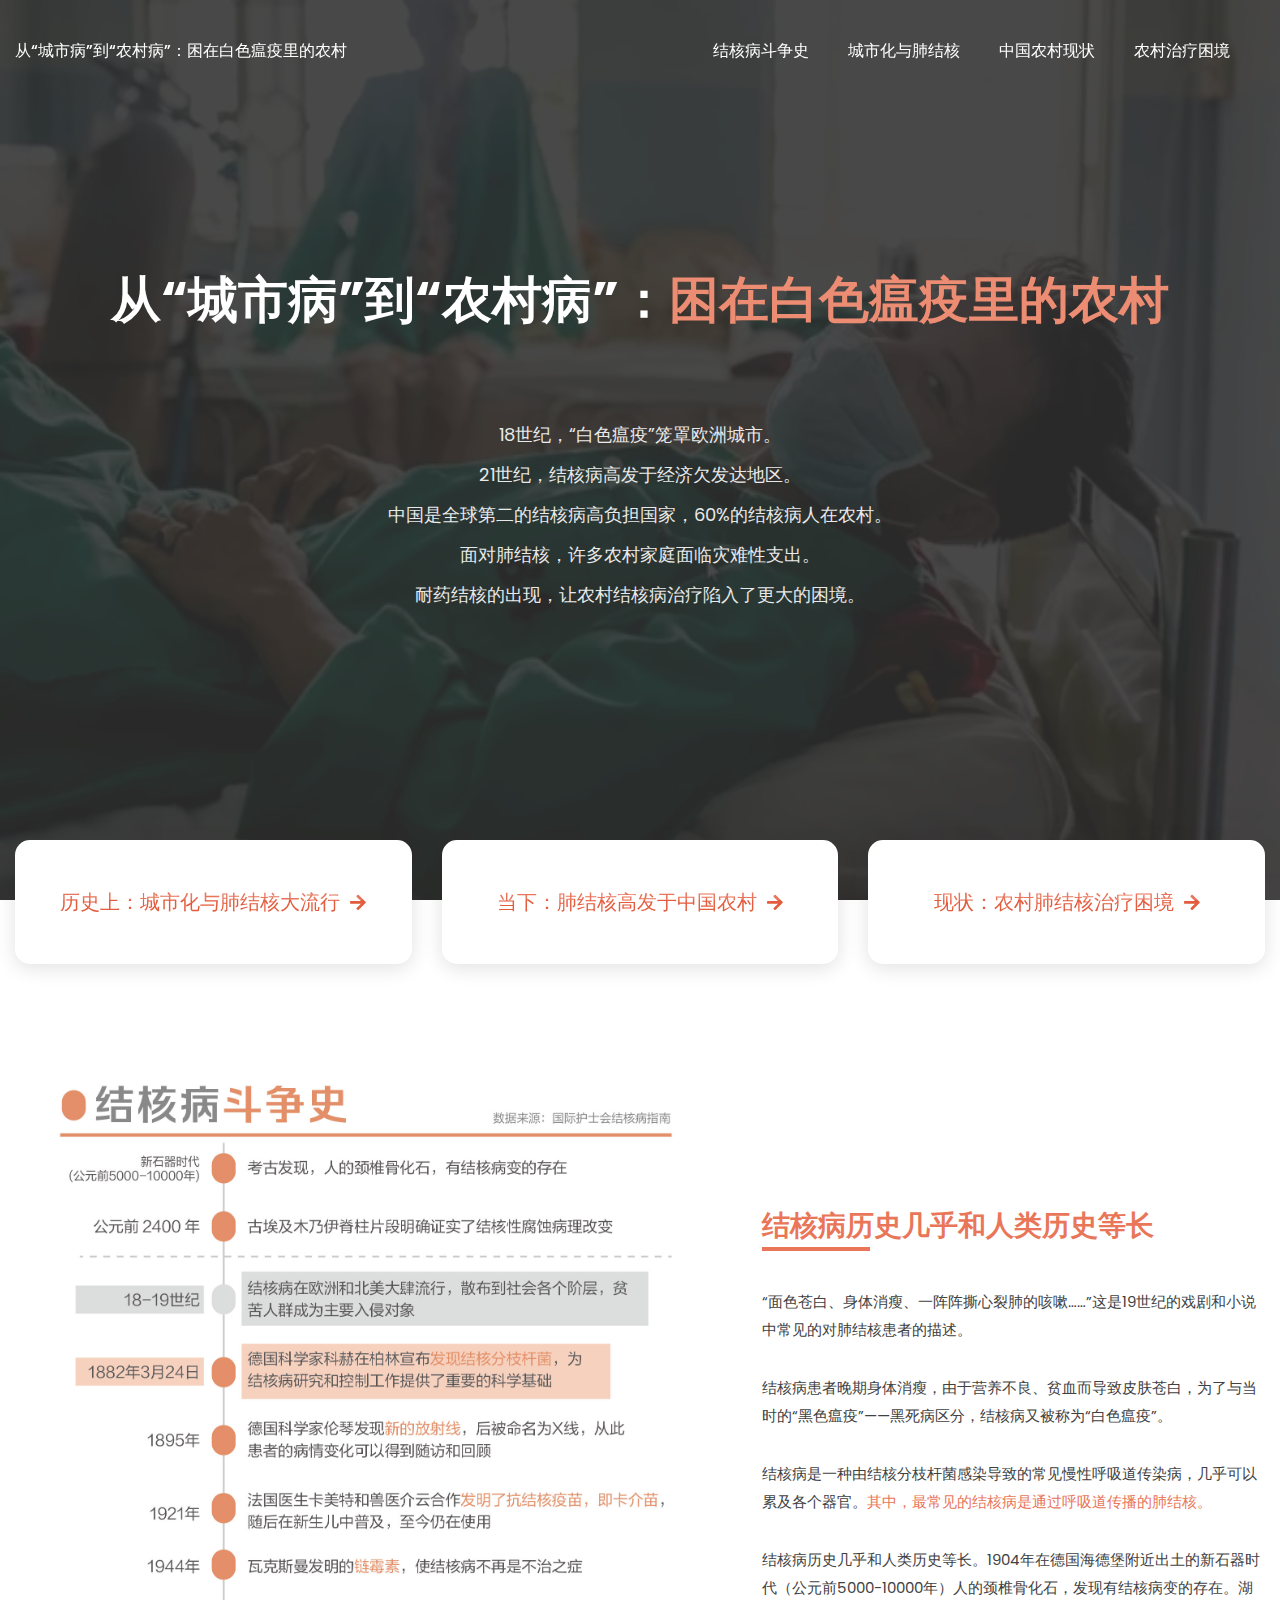
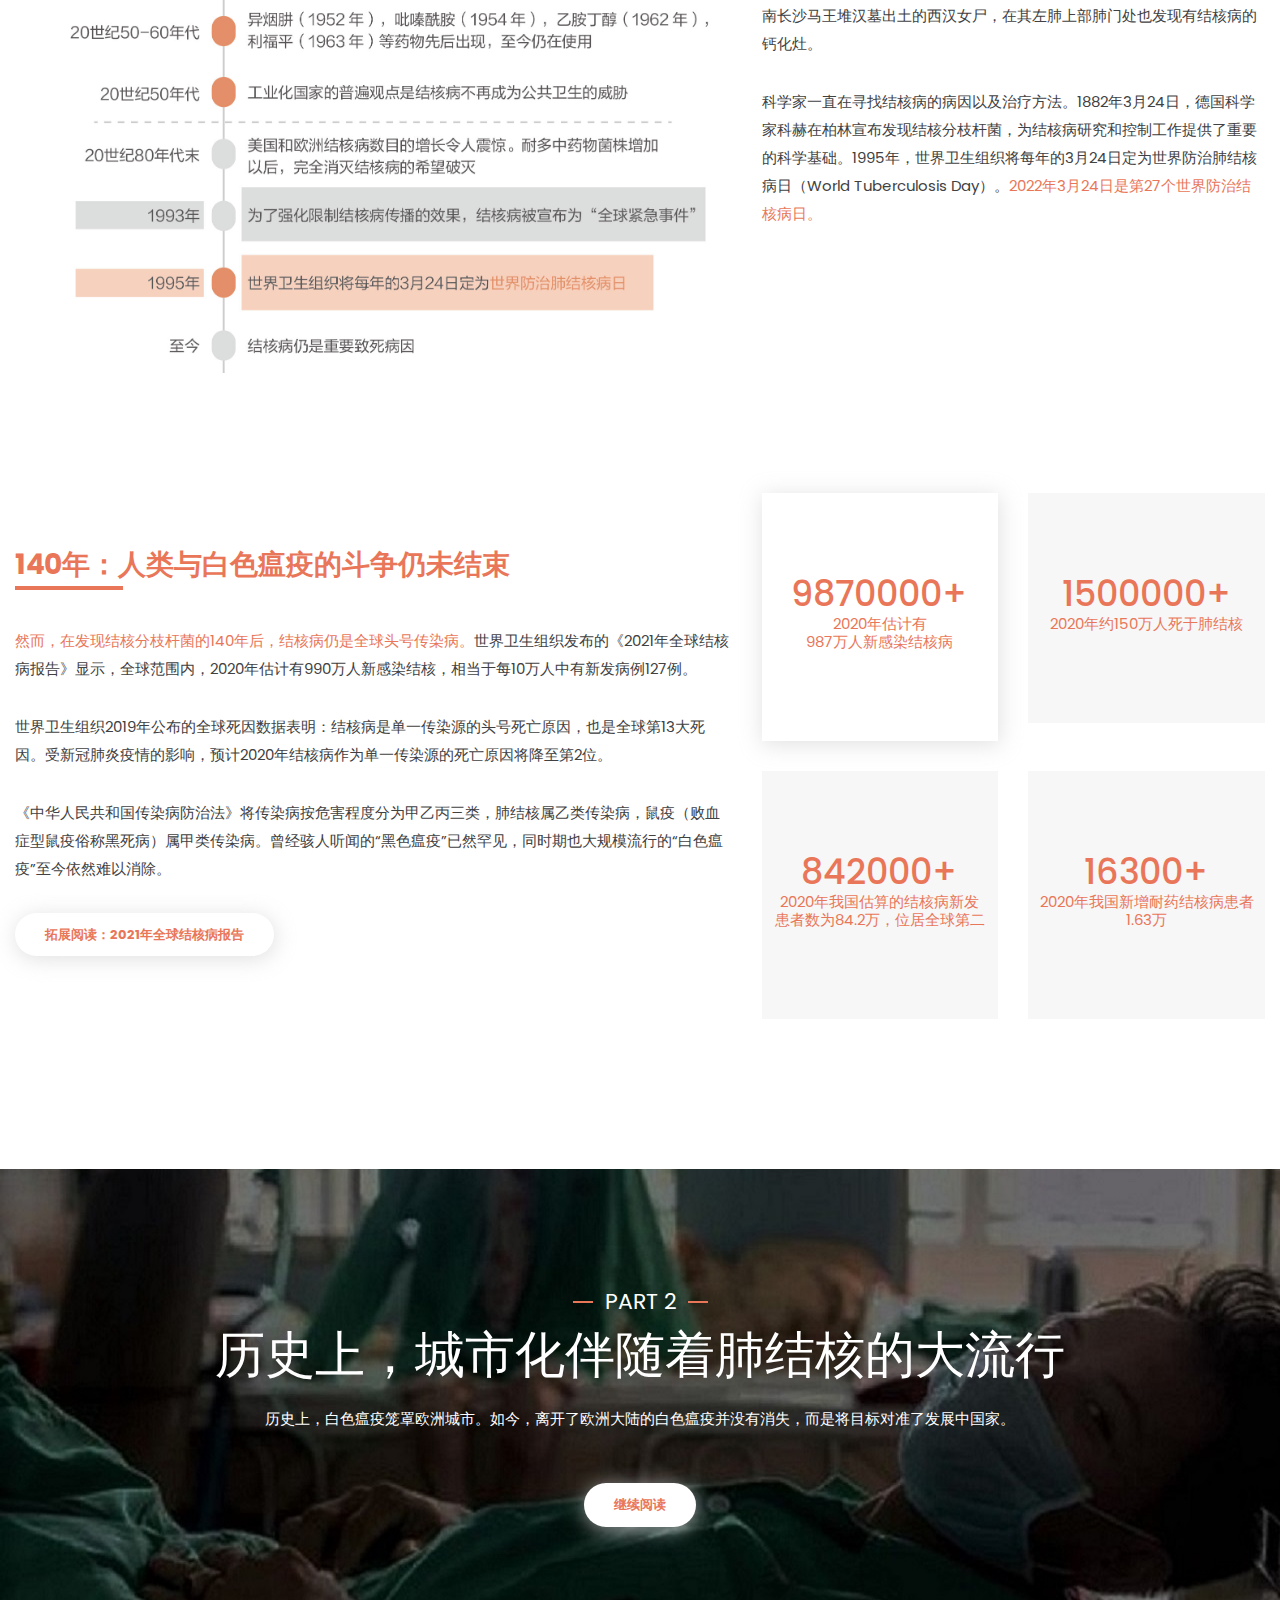
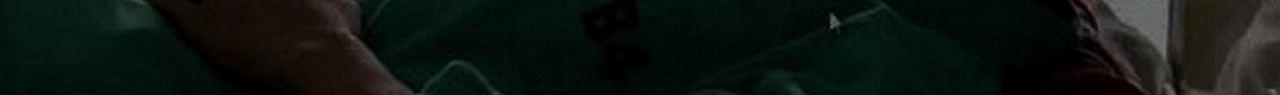
<file: index.html>
<!doctype html>
<html lang="ZXX">
<head>
    <meta charset="utf-8">
    <meta http-equiv="x-ua-compatible" content="ie=edge">
    <title>从“城市病”到“农村病”：困在白色瘟疫里的农村</title>
    <meta name="description" content="Digital Marketer is a modern and beautiful HTML5 multipage agency template for the creative and professional marketer person or company. This template contains 10 different page layout with awesome design.">
    <meta name="viewport" content="width=device-width, initial-scale=1">
    <link rel="shortcut icon" type="image/x-icon" href="assets/img/favicon.png">
    <link rel="stylesheet" href="assets/css/bootstrap.min.css">
    <link rel="stylesheet" href="assets/css/owl.carousel.min.css">
    <link rel="stylesheet" href="assets/css/owl.theme.min.css">
    <link rel="stylesheet" href="assets/css/animate.min.css">
    <link rel="stylesheet" href="assets/css/fontawesome-all.min.css">
    <link href="https://fonts.googleapis.com/css?family=Poppins:400,500,700,800&display=swap" rel="stylesheet">
    <link rel="stylesheet" href="assets/css/meanmenu.css">
    <link rel="stylesheet" href="style.css">
    <link rel="stylesheet" href="assets/css/responsive.css">


</head>
<body>

<!-- ===================================================
    Loading Transition
==================================================== -->
<div id="loader-wrapper">
    <div id="loader">
        <ul>
            <li></li>
            <li></li>
            <li></li>
            <li></li>
            <li></li>
            <li></li>
        </ul>
    </div>
</div>

<!-- Header Section -->
<header id="home">

    <div class="main-navigation">
        <div class="container">
            <div class="row">
                <div class="col-xl-12">
                    <div class="main-menu">
                        <!-- Logo Area -->


                        <!-- Main Menu Area -->
                        <div class="menu-area" id="mobile-menu">
                            <ul>
                                <!-- dropdown menu-area-->
                                <li><a href="index.html">从“城市病”到“农村病”：困在白色瘟疫里的农村</a></li>
                                <li></li>
                                <li></li>
                                <li></li>


                                <!-- dropdown menu-area-->

                                <li><a href="index.html">结核病斗争史</a></li>
                                <li><a href="service-list.html">城市化与肺结核</a></li>
                                <li><a href="blog.html">中国农村现状</a></li>
                                <li><a href="about-us.html">农村治疗困境</a></li>

                            </ul>
                        </div>
                    </div>
                    <!-- mobile menu-->
                    <div class="mobile-menu"></div>
                </div>
            </div>
        </div>
    </div>

</header>



<!-- header banner Section -->
<section>
    <!-- Hero Slider Area -->
    <div class="slider-area">
        <div class="slider-on owl-carousel">
            <div class="single-slider">
                <!-- Slider Image -->
                <div class="slider-img">
                    <img src="assets/img/patient.jpg" alt="header.jpg">
                </div>
                <div class="slider-text text-center">
                    <!--<span class="welcome">Welcome To Demosite</span>-->
                    <h2>从“城市病”到“农村病”：<span style="color:#E97658">困在白色瘟疫里的农村</span></h2>
                    <p>&nbsp;</p>
                    <p style="line-height: 40px">18世纪，“白色瘟疫”笼罩欧洲城市。</br>21世纪，结核病高发于经济欠发达地区。</br>中国是全球第二的结核病高负担国家，60%的结核病人在农村。<br
                            class="br">面对肺结核，许多农村家庭面临灾难性支出。</br>耐药结核的出现，让农村结核病治疗陷入了更大的困境。</p>

                </div>
            </div>


        </div>
    </div>

</section>

<!-- Services Area Section -->
<section class="service-area top-margin">
    <div class="container">
        <div class="row">

            <!-- Service Icon area-->
            <div class="col-md-4 col-sm-4">
                <a href="service-list.html">
                    <div class="service-box">
                        <!-- Service Icon -->

                        <div class="service-text"><h2>历史上：城市化与肺结核大流行<i class="fas fa-arrow-right"></i></h2></div>
                    </div>
                </a>
            </div>
            <!-- Service Icon area-->
            <div class="col-md-4 col-sm-4">
                <a href="blog.html">
                    <div class="service-box">
                        <!-- Service Icon -->

                        <div class="service-text"><h2>当下：肺结核高发于中国农村<i class="fas fa-arrow-right"></i></h2></div>
                    </div>
                </a>

            </div>
            <!-- Service Icon area-->
            <div class="col-md-4 col-sm-4">
                <a href="about-us.html">
                    <div class="service-box">
                        <!-- Service Icon -->

                        <div class="service-text"><h2>现状：农村肺结核治疗困境<i class="fas fa-arrow-right"></i></h2></div>
                    </div>
                </a>

            </div>
        </div>
    </div>
</section>

<!-- About Us Section -->
<section class="about-us padding-no-bottom">
    <div class="about-spin">
        <div class="container">
            <div class="row d-flex align-items-center">
                <!-- about Image -->
                <div class="col-md-7 about-img sm-mb-4">
                    <img src="assets/img/history.jpg" alt="about-img"/>
                </div>
                <!-- about content-->
                <div class="col-md-5">

                    <div class="text-content">
                        <div class="section-title-3">
                            <h4> </h4>
                            <h1 style="color:#E97658; font-weight: bold">结核病历史几乎和人类历史等长</h1>
                        </div>
                    </div>

                    <div class="cls">
                        <!-- single progress bar-->


                        <p>“面色苍白、身体消瘦、一阵阵撕心裂肺的咳嗽……”这是19世纪的戏剧和小说中常见的对肺结核患者的描述。</p>
                            <p>结核病患者晚期身体消瘦，由于营养不良、贫血而导致皮肤苍白，为了与当时的“黑色瘟疫”——黑死病区分，结核病又被称为“白色瘟疫”。</p>
                            <p>结核病是一种由结核分枝杆菌感染导致的常见慢性呼吸道传染病，几乎可以累及各个器官。<span style="color:#E97658">其中，最常见的结核病是通过呼吸道传播的肺结核。</span>
                            </p>

                        <!-- single progress bar-->


                        <p>结核病历史几乎和人类历史等长。1904年在德国海德堡附近出土的新石器时代（公元前5000-10000年）人的颈椎骨化石，发现有结核病变的存在。湖南长沙马王堆汉墓出土的西汉女尸，在其左肺上部肺门处也发现有结核病的钙化灶。</p>
                   <p>科学家一直在寻找结核病的病因以及治疗方法。1882年3月24日，德国科学家科赫在柏林宣布发现结核分枝杆菌，为结核病研究和控制工作提供了重要的科学基础。1995年，世界卫生组织将每年的3月24日定为世界防治肺结核病日（World Tuberculosis Day）。<span style="color:#E97658">2022年3月24日是第27个世界防治结核病日。</span></p>
                    </div>

                    <!-- get a quote button-->

                </div>

            </div>

        </div>
    </div>
</section>

<!-- Experience Section -->
<section class="experience-area">
    <div class="container">
        <div class="row d-flex align-items-center">
            <!-- experience heading area-->
            <div class="col-md-6 col-lg-7">
                <div class="text-content">
                    <div class="section-title-3">
                        <h4> </h4>
                        <h1 style="color:#E97658; font-weight: bold">140年：人类与白色瘟疫的斗争仍未结束</h1>
                    </div>
                    <div class="cls">
                        <p><span style="color:#E97658">然而，在发现结核分枝杆菌的140年后，结核病仍是全球头号传染病。</span>世界卫生组织发布的《2021年全球结核病报告》显示，全球范围内，2020年估计有990万人新感染结核，相当于每10万人中有新发病例127例。</p>
                    <p>世界卫生组织2019年公布的全球死因数据表明：结核病是单一传染源的头号死亡原因，也是全球第13大死因。受新冠肺炎疫情的影响，预计2020年结核病作为单一传染源的死亡原因将降至第2位。</p>
                        <p>《中华人民共和国传染病防治法》将传染病按危害程度分为甲乙丙三类，肺结核属乙类传染病，鼠疫（败血症型鼠疫俗称黑死病）属甲类传染病。曾经骇人听闻的“黑色瘟疫”已然罕见，同时期也大规模流行的“白色瘟疫”至今依然难以消除。</p>
                    </div>
                    <!-- get a quote button-->
                    <div class="site-btn mb-5">
                        <a href="https://www.who.int/publications/digital/global-tuberculosis-report-2021" >拓展阅读：2021年全球结核病报告</a>
                    </div>
                </div>
            </div>

            <div class="col-md-6 col-lg-5">
                <div class="row">
                    <!-- single-coutdown-->
                    <div class="col-6 col-sm-6 col-md-6 col-xs-3 mb-30 box-4">
                        <div class="counter-up">
                            <h1 style="color:#E97658"><span class="counter">987</span>0000+</h1>
                            <h3 style="color:#E97658">2020年估计有</br>987万人新感染结核病</h3>
                        </div>
                    </div>
                    <!-- single-coutdown-->
                    <div class="col-6 col-sm-6 col-md-6 col-xs-3 mb-30">
                        <div class="counter-up">
                            <h1 style="color:#E97658"><span class="counter">150</span>0000+</h1>
                            <h3 style="color:#E97658">2020年约150万人死于肺结核</h3>
                        </div>
                    </div>
                    <!-- single-coutdown-->
                    <div class="col-6 col-sm-6 col-md-6 col-xs-3 mb-30">
                        <div class="counter-up">
                            <h1 style="color:#E97658"><span class="counter">842</span>000+</h1>
                            <h3 style="color:#E97658">2020年我国估算的结核病新发</br>患者数为84.2万，位居全球第二</h3>
                        </div>
                    </div>
                    <!-- single-coutdown-->
                    <div class="col-6 col-sm-6 col-md-6 col-xs-3 mb-30">
                        <div class="counter-up">
                            <h1 style="color:#E97658"><span class="counter">16300</span>+</h1>
                            <h3 style="color:#E97658">2020年我国新增耐药结核病患者1.63万</h3>
                        </div>
                    </div>

                </div>
            </div>

        </div>
    </div>
</section>

<!-- Newsletter Section -->
<section class="newsletter-area">
    <div class="container">
        <!-- newsletter heading area-->
        <div class="row">
            <div class="col-md-12">
                <div class="section-title">
                    <div class="head-text">
                        <h3>Part 2</h3>
                        <h1 style="font-size: 50px">历史上，城市化伴随着肺结核的大流行</h1>
                        <p style="color: #FFFFFF">历史上，白色瘟疫笼罩欧洲城市。如今，离开了欧洲大陆的白色瘟疫并没有消失，而是将目标对准了发展中国家。</p>
                    </div>
                </div>
            </div>
        </div>
<center>
        <div class="site-btn mb-5">
            <a href="service-list.html" >继续阅读</a>
        </div>
</center>

</section>


<!-- Expertise Section -->


<!-- JS here -->

<script src="assets/js/vendor/jquery-1.12.4.min.js"></script>
<script src="assets/js/popper.min.js"></script>
<script src="assets/js/bootstrap.min.js"></script>
<script src="assets/js/owl.carousel.min.js"></script>
<script src="assets/js/jquery.meanmenu.min.js"></script>
<script src="assets/js/jquery.scrollUp.min.js"></script>
<script src="assets/js/waypoints.min.js"></script>
<script src="assets/js/jquery.counterup.min.js"></script>
<script src="assets/js/main.js"></script>

</body>
</html>
</file>
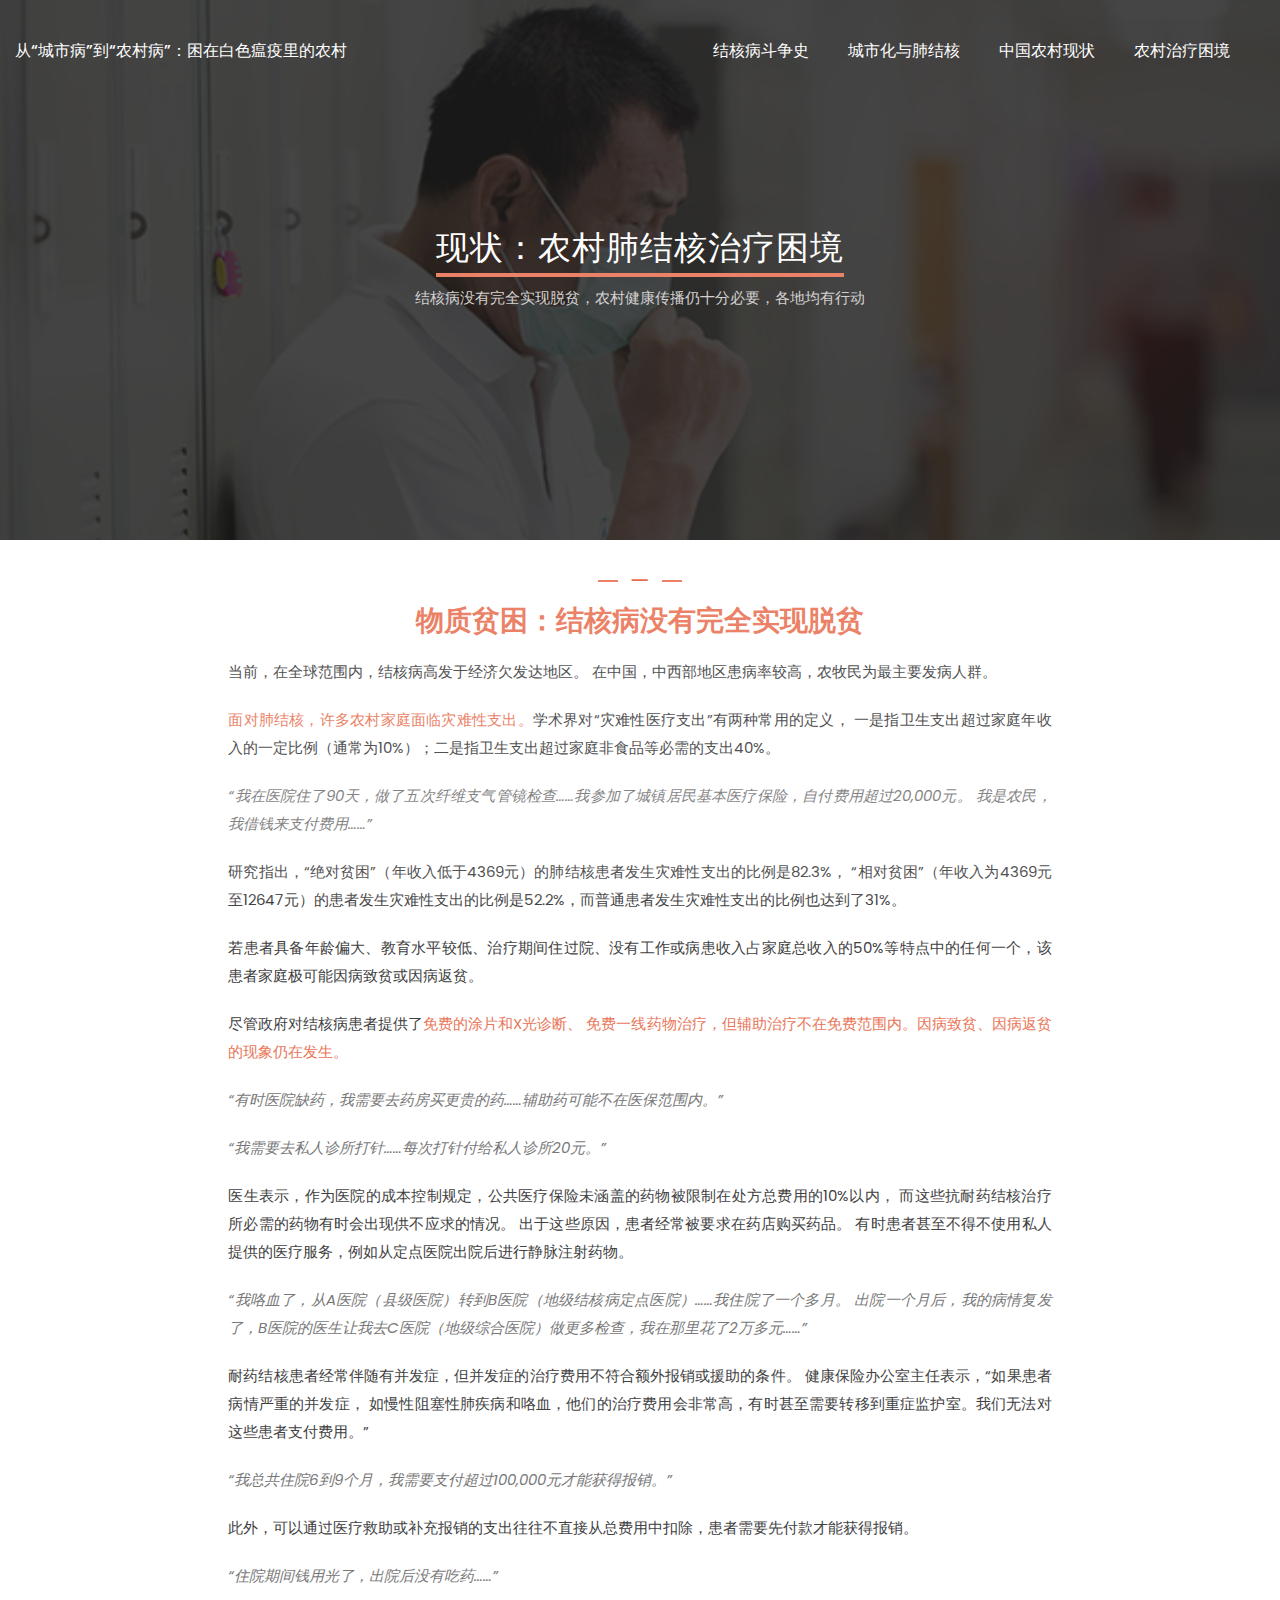
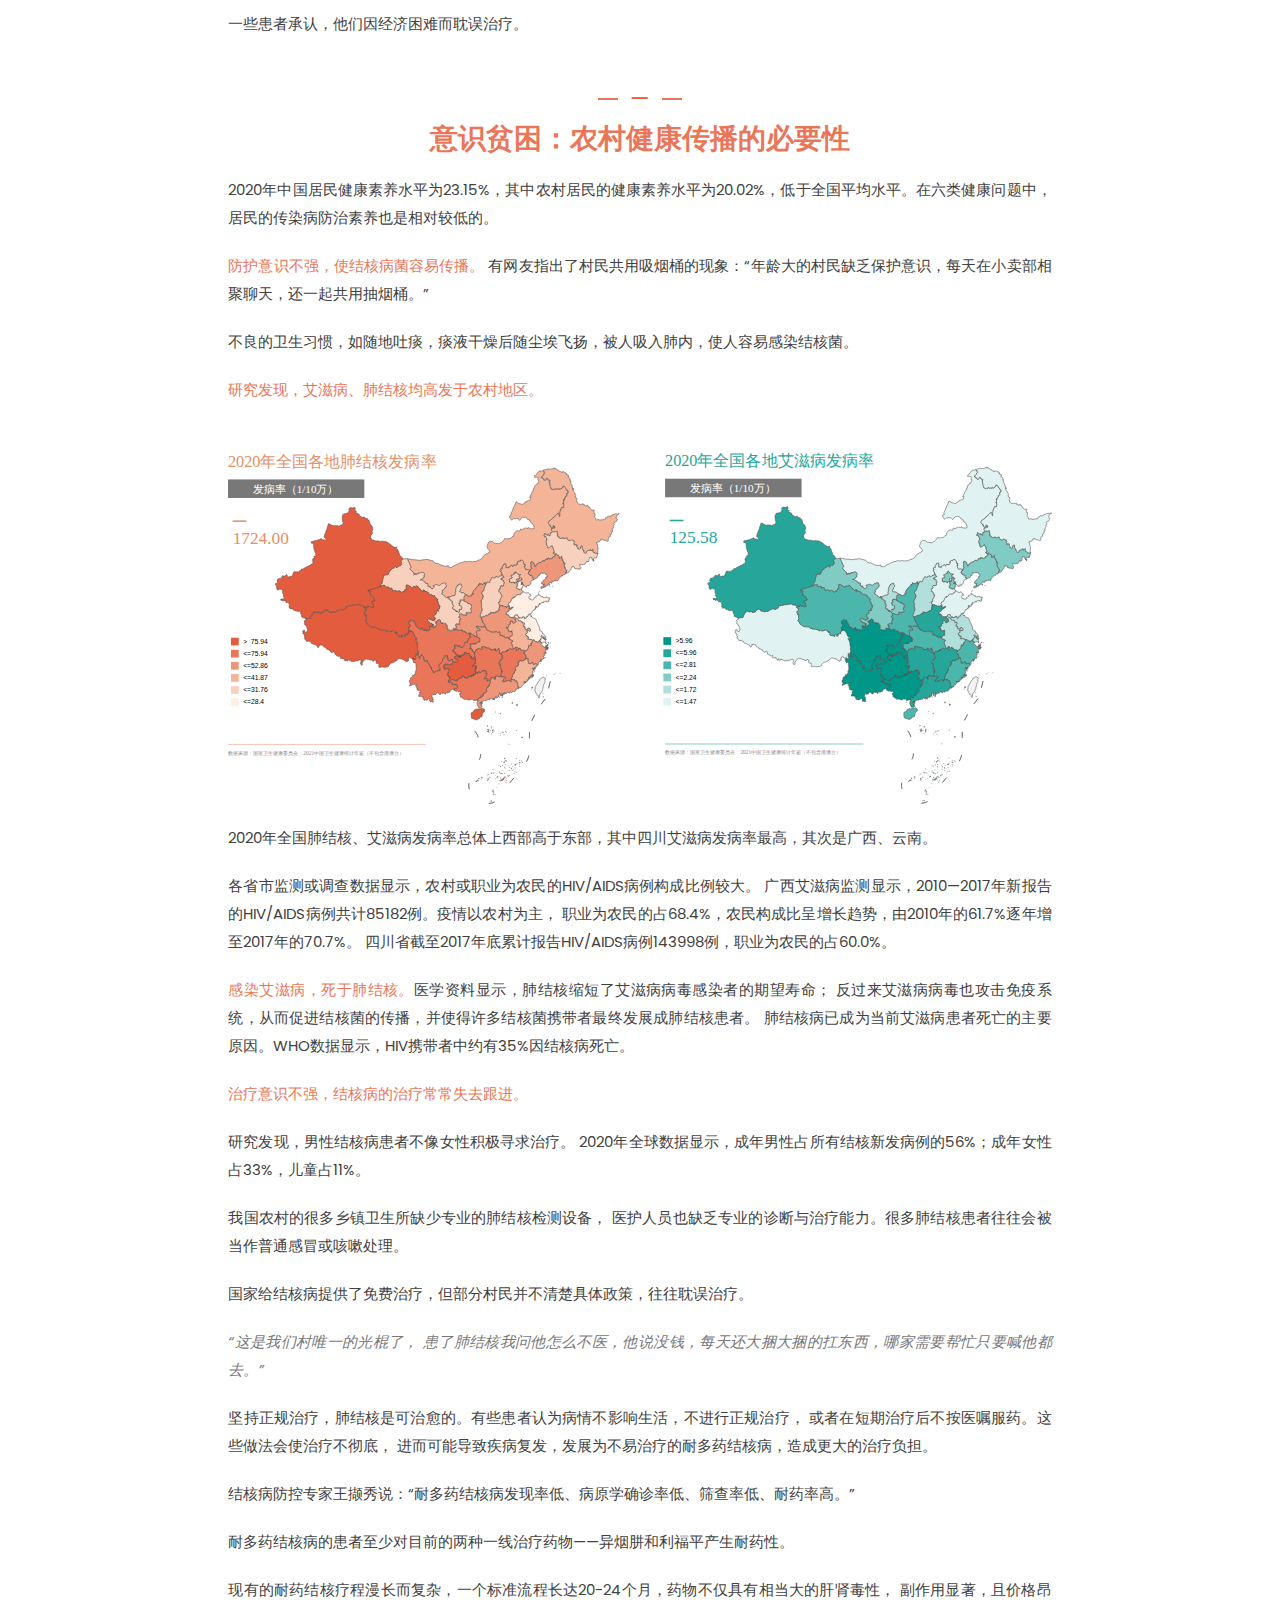
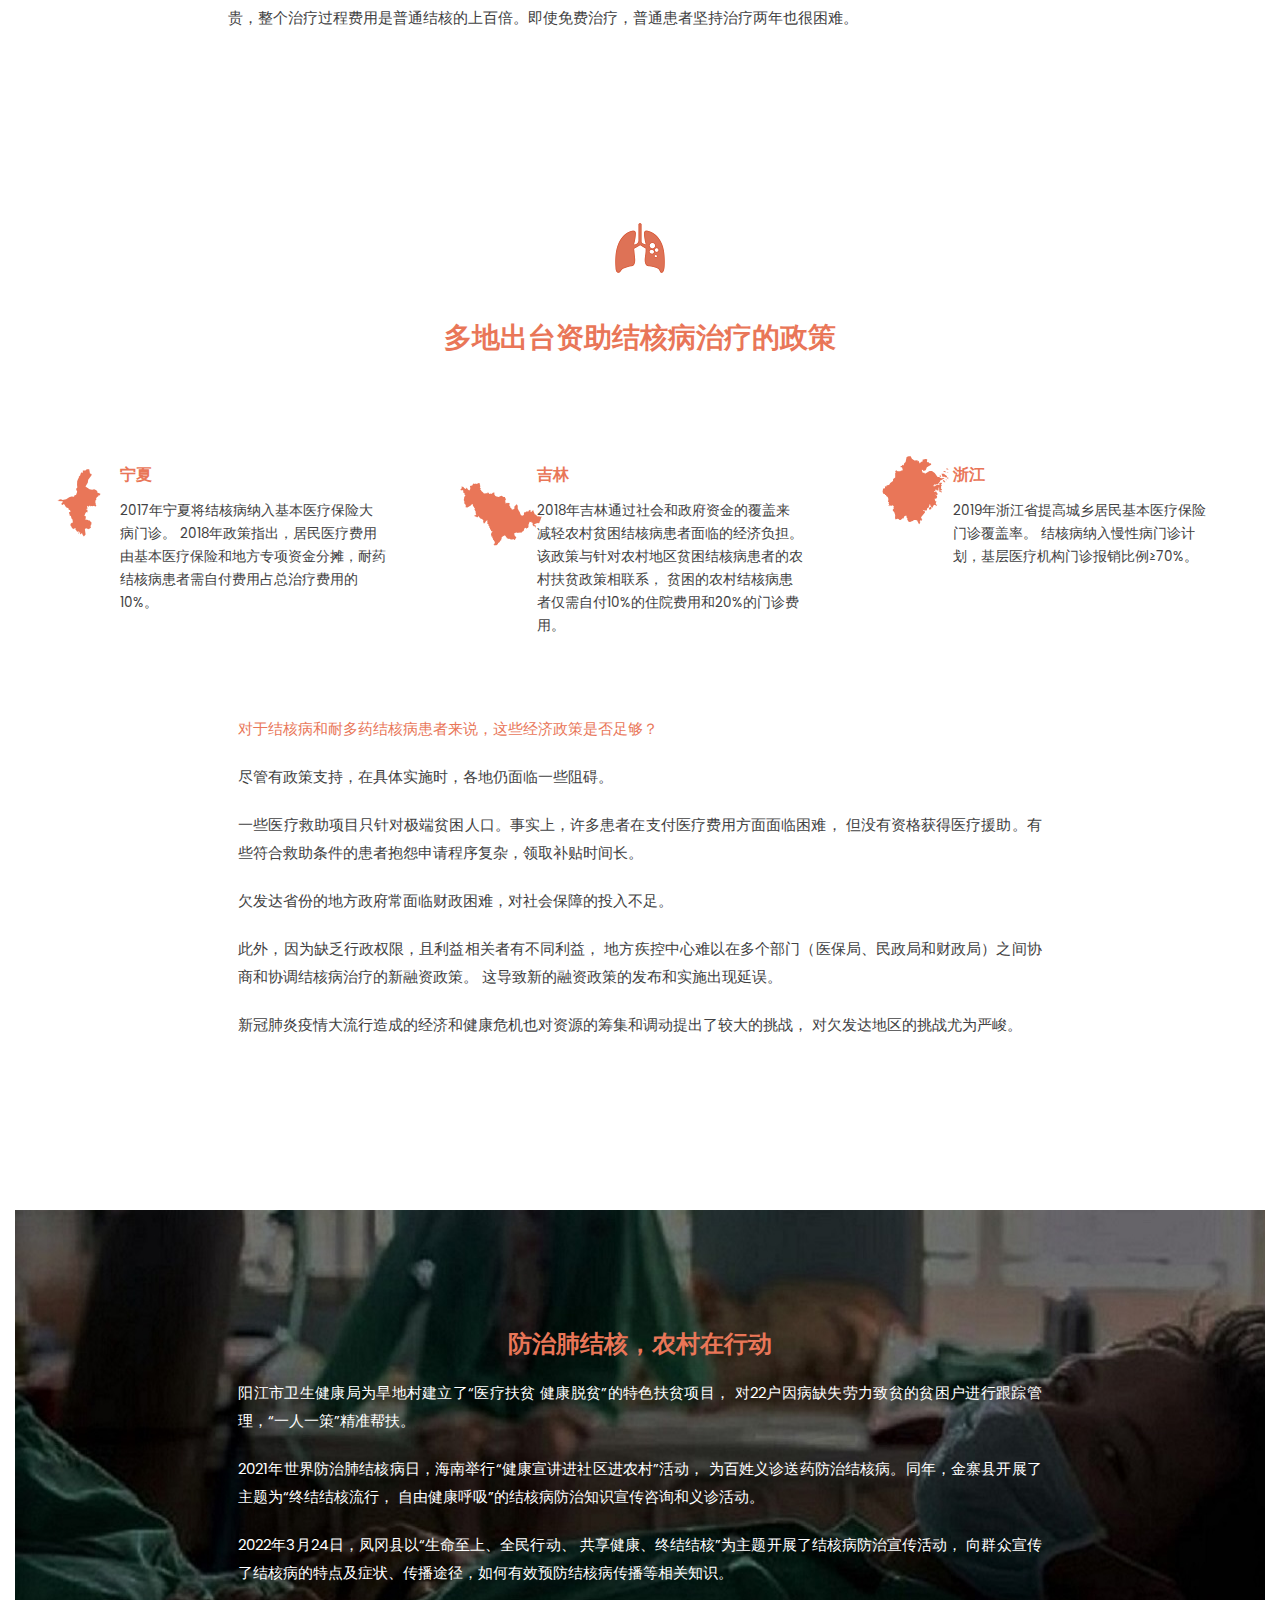
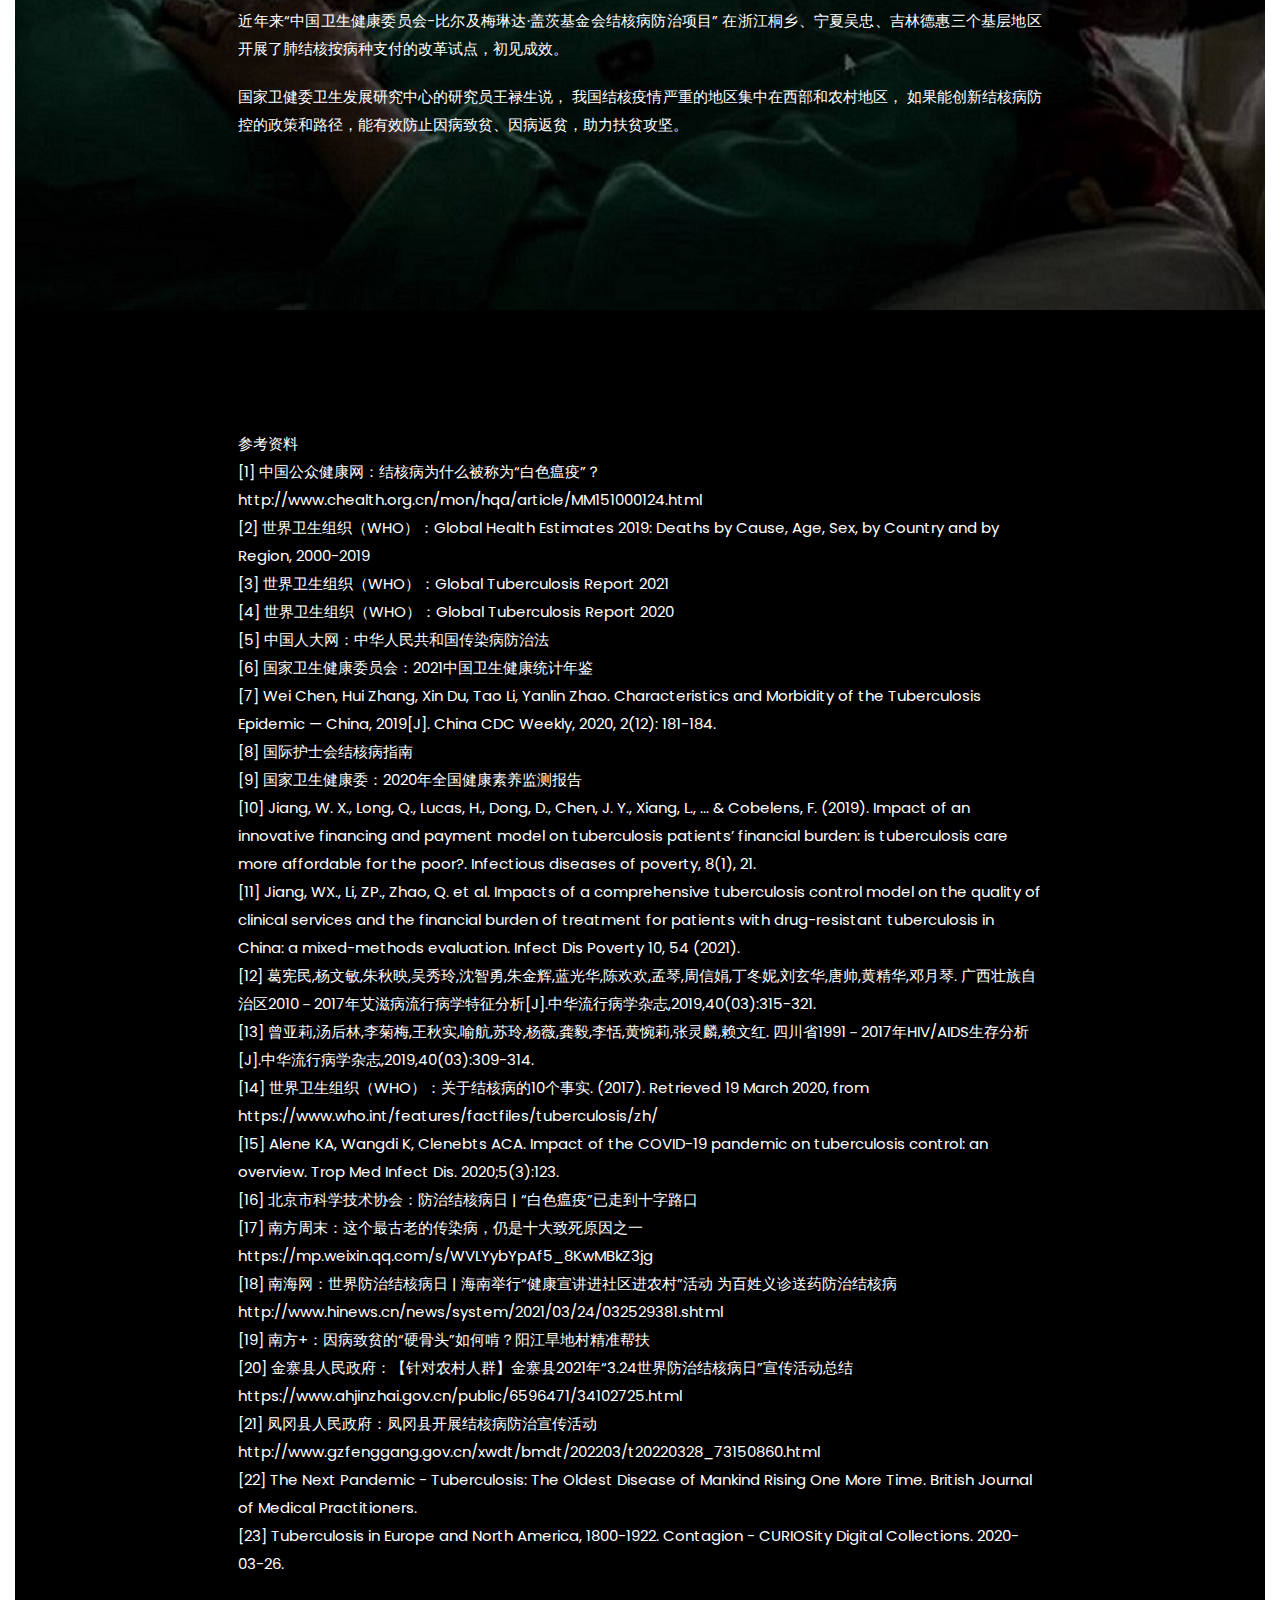
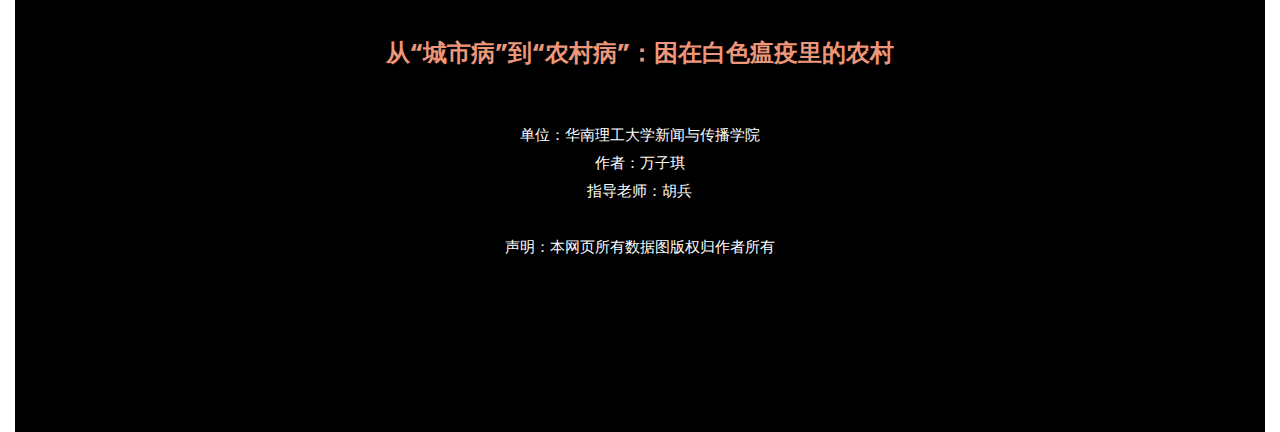
<file: about-us.html>
<!doctype html>
<html lang="ZXX">
<head>
    <meta charset="utf-8">
    <meta http-equiv="x-ua-compatible" content="ie=edge">
    <title>现状：农村肺结核治疗困境</title>
    <meta name="description" content="Digital Marketer is a modern and beautiful HTML5 multipage agency template for the creative and professional marketer person or company. This template contains 10 different page layout with awesome design.">
    <meta name="viewport" content="width=device-width, initial-scale=1">
    <link rel="shortcut icon" type="image/x-icon" href="assets/img/favicon.png">
    <link rel="stylesheet" href="assets/css/bootstrap.min.css">
    <link rel="stylesheet" href="assets/css/owl.carousel.min.css">
    <link rel="stylesheet" href="assets/css/owl.theme.min.css">
    <link rel="stylesheet" href="assets/css/animate.min.css">
    <link rel="stylesheet" href="assets/css/fontawesome-all.min.css">
    <link href="https://fonts.googleapis.com/css?family=Poppins:400,500,700,800&display=swap" rel="stylesheet">
    <link rel="stylesheet" href="assets/css/meanmenu.css">
    <link rel="stylesheet" href="style.css">
    <link rel="stylesheet" href="assets/css/responsive.css">


</head>
<body>

<!-- ===================================================
    Loading Transition
==================================================== -->
<div id="loader-wrapper">
    <div id="loader">
        <ul>
            <li></li>
            <li></li>
            <li></li>
            <li></li>
            <li></li>
            <li></li>
        </ul>
    </div>
</div>

<!-- Header Section -->
<header id="home">

    <div class="main-navigation">
        <div class="container">
            <div class="row">
                <div class="col-xl-12">
                    <div class="main-menu">
                        <!-- Logo Area -->


                        <!-- Main Menu Area -->
                        <div class="menu-area" id="mobile-menu">
                            <ul>
                                <!-- dropdown menu-area-->
                                <li><a href="index.html">从“城市病”到“农村病”：困在白色瘟疫里的农村</a></li>
                                <li></li>
                                <li></li>
                                <li></li>


                                <!-- dropdown menu-area-->

                                <li><a href="index.html">结核病斗争史</a></li>
                                <li><a href="service-list.html">城市化与肺结核</a></li>
                                <li><a href="blog.html">中国农村现状</a></li>
                                <li><a href="about-us.html">农村治疗困境</a></li>

                            </ul>
                        </div>
                    </div>
                    <!-- mobile menu-->
                    <div class="mobile-menu"></div>
                </div>
            </div>
        </div>
    </div>

</header>




<!-- header banner Section -->
<section>
    <div class="about-us-header-image-area d-flex align-items-center">
        <div class="container">
            <div class="row">
                <div class="col-md-9 m-auto">

                    <!-- Item -->
                    <div class="item">

                        <div class="others-page-title text-center">
                            <h1>现状：农村肺结核治疗困境</h1>

                            <p class="pt-3">结核病没有完全实现脱贫，农村健康传播仍十分必要，各地均有行动</p>

                        </div>

                    </div>
                    <!-- // Item -->

                </div>

            </div>
        </div>
    </div>
</section>

<p>&nbsp;</p>
<div class="container">
    <!-- expertise heading area-->
    <div class="row">
        <div class="col-md-2"></div>
        <div class="col-md-8">
            <div class="section-title">
                <div class="head-text">
                    <h3>—</h3>
                    <h1 style="color:#E97658; font-weight: bold">物质贫困：结核病没有完全实现脱贫</h1>
                    <p align="justify">当前，在全球范围内，结核病高发于经济欠发达地区。
                        在中国，中西部地区患病率较高，农牧民为最主要发病人群。
                    </p>
                    <p align="justify"><span style="color:#E97658">面对肺结核，许多农村家庭面临灾难性支出。</span>学术界对“灾难性医疗支出”有两种常用的定义，
                        一是指卫生支出超过家庭年收入的一定比例（通常为10%）；二是指卫生支出超过家庭非食品等必需的支出40%。</p>
                    <p align="justify" style="color:#787879;"><i>“我在医院住了90天，做了五次纤维支气管镜检查……我参加了城镇居民基本医疗保险，自付费用超过20,000元。
                        我是农民，我借钱来支付费用……”</i>
                    </p>
                    <p align="justify">研究指出，“绝对贫困”（年收入低于4369元）的肺结核患者发生灾难性支出的比例是82.3%，
                        “相对贫困”（年收入为4369元至12647元）的患者发生灾难性支出的比例是52.2%，而普通患者发生灾难性支出的比例也达到了31%。
                    </p>
                    <p align="justify">若患者具备年龄偏大、教育水平较低、治疗期间住过院、没有工作或病患收入占家庭总收入的50%等特点中的任何一个，该患者家庭极可能因病致贫或因病返贫。
                    </p>

                    <p align="justify">尽管政府对结核病患者提供了<span style="color:#E97658">免费的涂片和X光诊断、
                        免费一线药物治疗，但辅助治疗不在免费范围内。因病致贫、因病返贫的现象仍在发生。</span></p>
                    <p align="justify" style="color:#787879;"><i>“有时医院缺药，我需要去药房买更贵的药……辅助药可能不在医保范围内。”</i></p>
                    <p align="justify" style="color:#787879;"><i>“我需要去私人诊所打针……每次打针付给私人诊所20元。”</i></p>
                    <p align="justify">医生表示，作为医院的成本控制规定，公共医疗保险未涵盖的药物被限制在处方总费用的10%以内，
                        而这些抗耐药结核治疗所必需的药物有时会出现供不应求的情况。
                        出于这些原因，患者经常被要求在药店购买药品。
                        有时患者甚至不得不使用私人提供的医疗服务，例如从定点医院出院后进行静脉注射药物。
                    </p>
                    <p align="justify" style="color:#787879;"><i>“我咯血了，从a医院（县级医院）转到b医院（地级结核病定点医院）……我住院了一个多月。
                        出院一个月后，我的病情复发了，b医院的医生让我去c医院（地级综合医院）做更多检查，我在那里花了2万多元……”</i></p>
                    <p align="justify">耐药结核患者经常伴随有并发症，但并发症的治疗费用不符合额外报销或援助的条件。
                        健康保险办公室主任表示，“如果患者病情严重的并发症，
                        如慢性阻塞性肺疾病和咯血，他们的治疗费用会非常高，有时甚至需要转移到重症监护室。我们无法对这些患者支付费用。”
                    </p>
                    <p align="justify" style="color:#787879;"><i>“我总共住院6到9个月，我需要支付超过100,000元才能获得报销。”</i></p>
                    <p align="justify">此外，可以通过医疗救助或补充报销的支出往往不直接从总费用中扣除，患者需要先付款才能获得报销。
                    </p>
                    <p align="justify" style="color:#787879;"><i>“住院期间钱用光了，出院后没有吃药……”</i></p>
                    <p align="justify">一些患者承认，他们因经济困难而耽误治疗。
                    </p>
                    <p>&nbsp;</p>
                    <h3>—</h3>
                    <h1 style="color:#E97658; font-weight: bold">意识贫困：农村健康传播的必要性</h1>

                    <p align="justify">2020年中国居民健康素养水平为23.15%，其中农村居民的健康素养水平为20.02%，低于全国平均水平。在六类健康问题中，居民的传染病防治素养也是相对较低的。
                    </p>

                    <p align="justify"><span style="color:#E97658">防护意识不强，使结核病菌容易传播。</span>

                        有网友指出了村民共用吸烟桶的现象：“年龄大的村民缺乏保护意识，每天在小卖部相聚聊天，还一起共用抽烟桶。”
                    </p>
                    <p align="justify">不良的卫生习惯，如随地吐痰，痰液干燥后随尘埃飞扬，被人吸入肺内，使人容易感染结核菌。
                    </p>
                    <p align="justify"><span style="color:#E97658">研究发现，艾滋病、肺结核均高发于农村地区。</span>
                    </p>
                    <p>&nbsp;</p>
                    <img src="assets/img/tb-hiv.svg"/>
                    <p align="justify">2020年全国肺结核、艾滋病发病率总体上西部高于东部，其中四川艾滋病发病率最高，其次是广西、云南。
                    </p>
                    <p align="justify">各省市监测或调查数据显示，农村或职业为农民的HIV/AIDS病例构成比例较大。
                        广西艾滋病监测显示，2010—2017年新报告的HIV/AIDS病例共计85182例。疫情以农村为主，
                        职业为农民的占68.4%，农民构成比呈增长趋势，由2010年的61.7%逐年增至2017年的70.7%。
                        四川省截至2017年底累计报告HIV/AIDS病例143998例，职业为农民的占60.0%。
                    </p>
                    <p align="justify"><span style="color:#E97658">感染艾滋病，死于肺结核。</span>医学资料显示，肺结核缩短了艾滋病病毒感染者的期望寿命；
                        反过来艾滋病病毒也攻击免疫系统，从而促进结核菌的传播，并使得许多结核菌携带者最终发展成肺结核患者。
                        肺结核病已成为当前艾滋病患者死亡的主要原因。WHO数据显示，HIV携带者中约有35%因结核病死亡。
                    </p>
                    <p align="justify"><span style="color:#E97658">治疗意识不强，结核病的治疗常常失去跟进。</span>
                    </p>
                    <p align="justify">研究发现，男性结核病患者不像女性积极寻求治疗。
                        2020年全球数据显示，成年男性占所有结核新发病例的56%；成年女性占33%，儿童占11%。
                    </p>
                    <p align="justify">我国农村的很多乡镇卫生所缺少专业的肺结核检测设备，
                        医护人员也缺乏专业的诊断与治疗能力。很多肺结核患者往往会被当作普通感冒或咳嗽处理。
                    </p>
                    <p align="justify">国家给结核病提供了免费治疗，但部分村民并不清楚具体政策，往往耽误治疗。
                    </p>
                    <p align="justify" style="color:#787879;"><i>“这是我们村唯一的光棍了，
                        患了肺结核我问他怎么不医，他说没钱，每天还大捆大捆的扛东西，哪家需要帮忙只要喊他都去。”</i></p>

                    <p align="justify">坚持正规治疗，肺结核是可治愈的。有些患者认为病情不影响生活，不进行正规治疗，
                        或者在短期治疗后不按医嘱服药。这些做法会使治疗不彻底，
                        进而可能导致疾病复发，发展为不易治疗的耐多药结核病，造成更大的治疗负担。
                    </p>
                    <p align="justify">结核病防控专家王撷秀说：“耐多药结核病发现率低、病原学确诊率低、筛查率低、耐药率高。”
                    </p>
                    <p align="justify">耐多药结核病的患者至少对目前的两种一线治疗药物——异烟肼和利福平产生耐药性。
                    </p>
                    <p align="justify">现有的耐药结核疗程漫长而复杂，一个标准流程长达20-24个月，药物不仅具有相当大的肝肾毒性，
                        副作用显著，且价格昂贵，整个治疗过程费用是普通结核的上百倍。即使免费治疗，普通患者坚持治疗两年也很困难。
                    </p>

                </div>

                <div class="col-md-2"></div>
            </div>
        </div>
    </div>


    <!-- Expertise Section -->
    <section id="Expertise" class="expertise-area">

        <div class="container">
            <!-- expertise heading area-->
            <div class="row">
                <div class="col-md-12">
                    <div class="section-title">
                        <div class="head-text">
                            <p><img src="assets/img/lung-red.png"></p>
                            <p>&nbsp;</p>
                            <h1 style="color:#E97658; font-weight: bold">多地出台资助结核病治疗的政策</h1>

                        </div>
                    </div>
                </div>
            </div>

            <div class="row">
                <!-- single expertise box area-->
                <div class="col-md-6 col-lg-4 col-sm-12">
                    <div class="serviceBox">
                        <div class="service-icon">
                            <img src="assets/img/ningxia.svg">

                        </div>
                        <div class="service-Content">
                            <h3 class="title"><span style="color:#E97658">宁夏</span></h3>
                            <p class="description">
                                2017年宁夏将结核病纳入基本医疗保险大病门诊。
                                2018年政策指出，居民医疗费用由基本医疗保险和地方专项资金分摊，耐药结核病患者需自付费用占总治疗费用的 10%。
                            </p>
                        </div>
                    </div>
                </div>
                <!-- single expertise box area-->
                <div class="col-md-6 col-lg-4 col-sm-12">
                    <div class="serviceBox">
                        <div class="service-icon">
                            <img src="assets/img/jilin.svg">
                        </div>
                        <div class="service-Content">
                            <h3 class="title"><span style="color:#E97658">吉林</span></h3>
                            <p class="description">
                                2018年吉林通过社会和政府资金的覆盖来减轻农村贫困结核病患者面临的经济负担。
                                该政策与针对农村地区贫困结核病患者的农村扶贫政策相联系，
                                贫困的农村结核病患者仅需自付10%的住院费用和20%的门诊费用。
                            </p>
                        </div>
                    </div>
                </div>
                <!-- single expertise box area-->
                <div class="col-md-6 col-lg-4 col-sm-12">
                    <div class="serviceBox">
                        <div class="service-icon">
                            <img src="assets/img/zhejiang.svg" >
                        </div>
                        <div class="service-Content">
                            <h3 class="title"><span style="color:#E97658">浙江</span></h3>
                            <p class="description">
                                2019年浙江省提高城乡居民基本医疗保险门诊覆盖率。
                                结核病纳入慢性病门诊计划，基层医疗机构门诊报销比例≥70%。
                            </p>
                        </div>
                    </div>
                </div>

                <p>&nbsp;</p>
                <s class="container">
                    <!-- expertise heading area-->
                    <div class="row">
                        <div class="col-md-2"></div>
                        <div class="col-md-8">
                            <div class="section-title">
                                <div class="head-text">

                                    <p align="justify" style="color:#E97658 ">对于结核病和耐多药结核病患者来说，这些经济政策是否足够？
                                    </p>
                                    <p align="justify">尽管有政策支持，在具体实施时，各地仍面临一些阻碍。
                                    </p>

                                    <p align="justify">一些医疗救助项目只针对极端贫困人口。事实上，许多患者在支付医疗费用方面面临困难，
                                        但没有资格获得医疗援助。有些符合救助条件的患者抱怨申请程序复杂，领取补贴时间长。
                                    </p>

                                    <p align="justify">欠发达省份的地方政府常面临财政困难，对社会保障的投入不足。

                                    <p align="justify">此外，因为缺乏行政权限，且利益相关者有不同利益，
                                    地方疾控中心难以在多个部门（医保局、民政局和财政局）之间协商和协调结核病治疗的新融资政策。
                                    这导致新的融资政策的发布和实施出现延误。
                                    </p>
                                    <p align="justify">新冠肺炎疫情大流行造成的经济和健康危机也对资源的筹集和调动提出了较大的挑战，
                                        对欠发达地区的挑战尤为严峻。
                                    </p>

                                </div>
                                <div class="col-md-2"></div>
                            </div>

                    </div>
                    </div>
                </s>
            <div></div></section>
                    <!-- Newsletter Section -->
                    <section class="newsletter-area">
                        <div class="container">
                            <!-- newsletter heading area-->
                            <div class="row">
                                <div class="col-md-2"></div>
                                <div class="col-md-8">
                                    <div class="section-title">
                                        <div class="head-text">

                                            <h1 style="font-size: 24px; font-weight: bold;color:#E97658">防治肺结核，农村在行动</h1>
                                            <p align="justify" style="color: #FFFFFF">阳江市卫生健康局为旱地村建立了“医疗扶贫 健康脱贫”的特色扶贫项目，
                                                对22户因病缺失劳力致贫的贫困户进行跟踪管理，“一人一策”精准帮扶。</p>
                                            <p align="justify" style="color: #FFFFFF">2021年世界防治肺结核病日，海南举行“健康宣讲进社区进农村”活动，
                                                为百姓义诊送药防治结核病。同年，金寨县开展了主题为“终结结核流行，
                                                自由健康呼吸”的结核病防治知识宣传咨询和义诊活动。</p>
                                            <p align="justify" style="color: #FFFFFF">2022年3月24日，凤冈县以“生命至上、全民行动、
                                                共享健康、终结结核”为主题开展了结核病防治宣传活动，
                                                向群众宣传了结核病的特点及症状、传播途径，如何有效预防结核病传播等相关知识。</p>
                                            <p align="justify" style="color: #FFFFFF">近年来“中国卫生健康委员会-比尔及梅琳达·盖茨基金会结核病防治项目”
                                                在浙江桐乡、宁夏吴忠、吉林德惠三个基层地区开展了肺结核按病种支付的改革试点，初见成效。</p>
                                            <p align="justify" style="color: #FFFFFF">国家卫健委卫生发展研究中心的研究员王禄生说，
                                                我国结核疫情严重的地区集中在西部和农村地区，
                                                如果能创新结核病防控的政策和路径，能有效防止因病致贫、因病返贫，助力扶贫攻坚。</p>
                                        </div>
                                    </div>
                                </div>
                            </div>
                                <div class="col-md-2">
                                </div>

                        </div>
                    </section>


<!-- Footer Section -->
<footer class="footer-area">

    <!-- footer bottom -->





                <div class="container">
                    <!-- newsletter heading area-->
                    <div class="row">
                        <div class="col-md-2"></div>
                        <div class="col-md-8">
                            <p style="color: #FFFFFF">参考资料</p>
                            <p style="color: #FFFFFF">[1] 中国公众健康网：结核病为什么被称为“白色瘟疫”？http://www.chealth.org.cn/mon/hqa/article/MM151000124.html</p>
                            <p style="color: #FFFFFF">[2] 世界卫生组织（WHO）：Global Health Estimates 2019: Deaths by Cause, Age, Sex, by Country and by Region, 2000-2019</p>
                            <p style="color: #FFFFFF">[3] 世界卫生组织（WHO）：Global Tuberculosis Report 2021</p>
                            <p style="color: #FFFFFF">[4] 世界卫生组织（WHO）：Global Tuberculosis Report 2020</p>
                            <p style="color: #FFFFFF">[5] 中国人大网：中华人民共和国传染病防治法</p>
                            <p style="color: #FFFFFF">[6] 国家卫生健康委员会：2021中国卫生健康统计年鉴</p>
                            <p style="color: #FFFFFF">[7] Wei Chen, Hui Zhang, Xin Du, Tao Li, Yanlin Zhao. Characteristics and Morbidity of the Tuberculosis Epidemic — China, 2019[J]. China CDC Weekly, 2020, 2(12): 181-184.</p>
                            <p style="color: #FFFFFF">[8] 国际护士会结核病指南</p>
                            <p style="color: #FFFFFF">[9] 国家卫生健康委：2020年全国健康素养监测报告</p>
                            <p style="color: #FFFFFF">[10] Jiang, W. X., Long, Q., Lucas, H., Dong, D., Chen, J. Y., Xiang, L., ... & Cobelens, F.
                                (2019). Impact of an innovative financing and payment model on tuberculosis patients’ financial burden: is tuberculosis care more affordable for the poor?. Infectious diseases of poverty, 8(1), 21.</p>
                            <p style="color: #FFFFFF">[11] Jiang, WX., Li, ZP., Zhao, Q. et al. Impacts of a comprehensive tuberculosis control model on the quality of clinical services and the financial burden of treatment for patients with drug-resistant tuberculosis in China: a mixed-methods evaluation.
                                Infect Dis Poverty 10, 54 (2021).</p>
                            <p style="color: #FFFFFF">[12] 葛宪民,杨文敏,朱秋映,吴秀玲,沈智勇,朱金辉,蓝光华,陈欢欢,孟琴,周信娟,丁冬妮,刘玄华,唐帅,黄精华,邓月琴.
                                广西壮族自治区2010－2017年艾滋病流行病学特征分析[J].中华流行病学杂志,2019,40(03):315-321.</p>
                            <p style="color: #FFFFFF">[13] 曾亚莉,汤后林,李菊梅,王秋实,喻航,苏玲,杨薇,龚毅,李恬,黄惋莉,张灵麟,赖文红.
                                四川省1991－2017年HIV/AIDS生存分析[J].中华流行病学杂志,2019,40(03):309-314.</p>
                            <p style="color: #FFFFFF">[14] 世界卫生组织（WHO）：关于结核病的10个事实. (2017). Retrieved 19 March
                                2020, from https://www.who.int/features/factfiles/tuberculosis/zh/</p>
                            <p style="color: #FFFFFF">[15] Alene KA, Wangdi K, Clenebts ACA. Impact of the COVID-19
                                pandemic on tuberculosis control: an overview. Trop Med Infect Dis. 2020;5(3):123.</p>
                            <p style="color: #FFFFFF">[16] 北京市科学技术协会：防治结核病日 | “白色瘟疫”已走到十字路口</p>
                            <p style="color: #FFFFFF">[17] 南方周末：这个最古老的传染病，仍是十大致死原因之一https://mp.weixin.qq.com/s/WVLYybYpAf5_8KwMBkZ3jg</p>
                            <p style="color: #FFFFFF">[18] 南海网：世界防治结核病日 | 海南举行“健康宣讲进社区进农村”活动 为百姓义诊送药防治结核病http://www.hinews.cn/news/system/2021/03/24/032529381.shtml</p>
                            <p style="color: #FFFFFF">[19] 南方+：因病致贫的“硬骨头”如何啃？阳江旱地村精准帮扶</p>
                            <p style="color: #FFFFFF">[20] 金寨县人民政府：【针对农村人群】金寨县2021年“3.24世界防治结核病日”宣传活动总结 https://www.ahjinzhai.gov.cn/public/6596471/34102725.html</p>
                            <p style="color: #FFFFFF">[21] 凤冈县人民政府：凤冈县开展结核病防治宣传活动http://www.gzfenggang.gov.cn/xwdt/bmdt/202203/t20220328_73150860.html</p>
                            <p style="color: #FFFFFF">[22] The Next Pandemic - Tuberculosis: The Oldest Disease of Mankind Rising One More Time. British Journal of Medical Practitioners.</p>
                            <p style="color: #FFFFFF">[23] Tuberculosis in Europe and North America, 1800-1922. Contagion - CURIOSity Digital Collections. 2020-03-26.</p>
                        </div>
                    </div>
                    <div class="col-md-2"></div>
                </div>
<p>&nbsp;</p>
            <p>&nbsp;</p>
            <div class="footer-top">
                <div class="container">
                    <div class="row">
                        <div class="col-xl-12 col-lg-12 col-md-12 col-sm-12 margin-bottom-r">
                            <!-- Footer Logo -->
                            <div class="company-logo text-center">
                                <a href="index.html" style="color: #EE9679; font-weight: bold; font-size: 24px"><span>从“城市病”到“农村病”：困在白色瘟疫里的农村</span></a>
                            </div>
                        </div>

                    </div>
            <div class="container">
                <!-- newsletter heading area-->
                <div class="row">
                    <div class="col-md-2">

                    </div>
                    <div class="col-md-8">
                        <div class="company-logo text-center">

                            <p style="color: #FFFFFF">单位：华南理工大学新闻与传播学院</p>
                            <p style="color: #FFFFFF">作者：万子琪</p>
                            <p style="color: #FFFFFF">指导老师：胡兵</p>
                            <p style="color: #FFFFFF">&nbsp;</p>
                            <p style="color: #FFFFFF">声明：本网页所有数据图版权归作者所有</p>
                        </div>
                    </div>
                </div>
                <div class="col-md-2">

                </div>
            </div>
                <!-- Footer content area -->


<!-- JS here -->

<script src="assets/js/vendor/jquery-1.12.4.min.js"></script>
<script src="assets/js/popper.min.js"></script>
<script src="assets/js/bootstrap.min.js"></script>
<script src="assets/js/owl.carousel.min.js"></script>
<script src="assets/js/jquery.meanmenu.min.js"></script>
<script src="assets/js/jquery.scrollUp.min.js"></script>
<script src="assets/js/waypoints.min.js"></script>
<script src="assets/js/jquery.counterup.min.js"></script>
<script src="assets/js/main.js"></script>

</body>
</html>
</file>
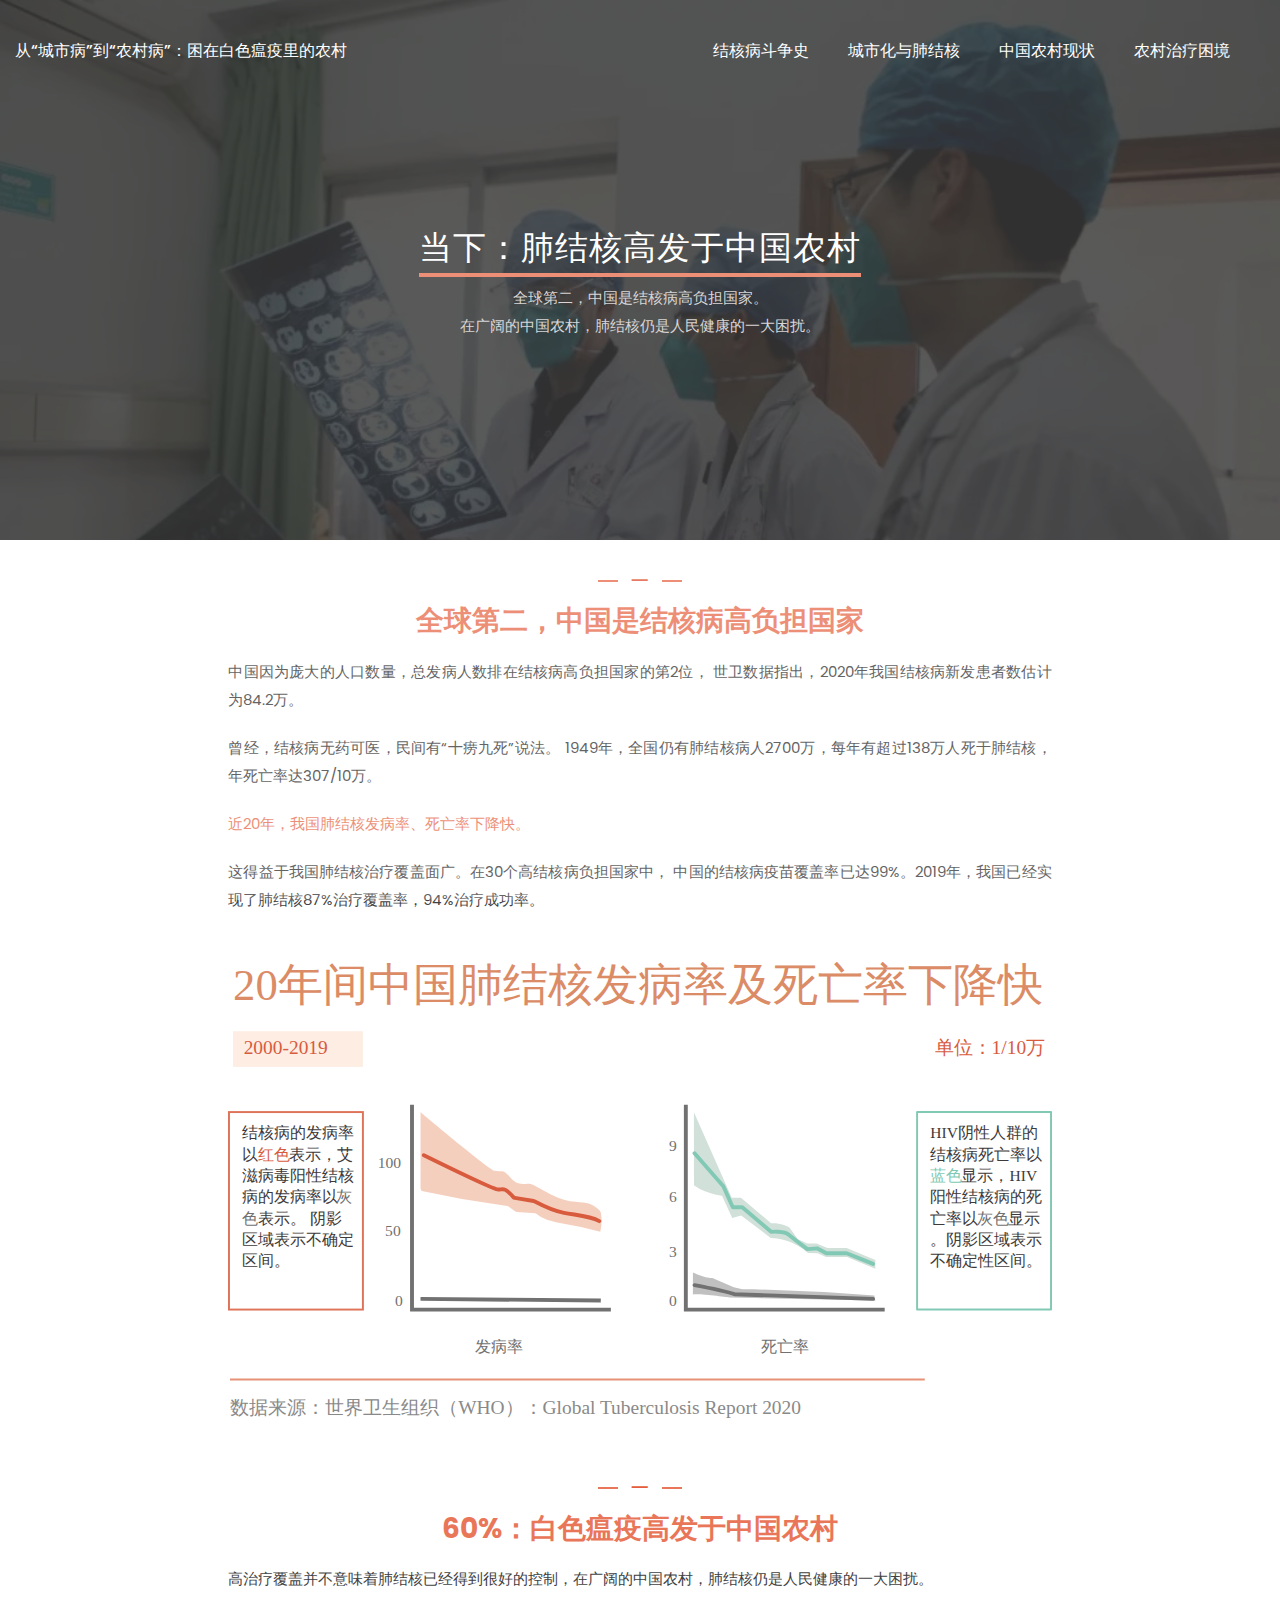
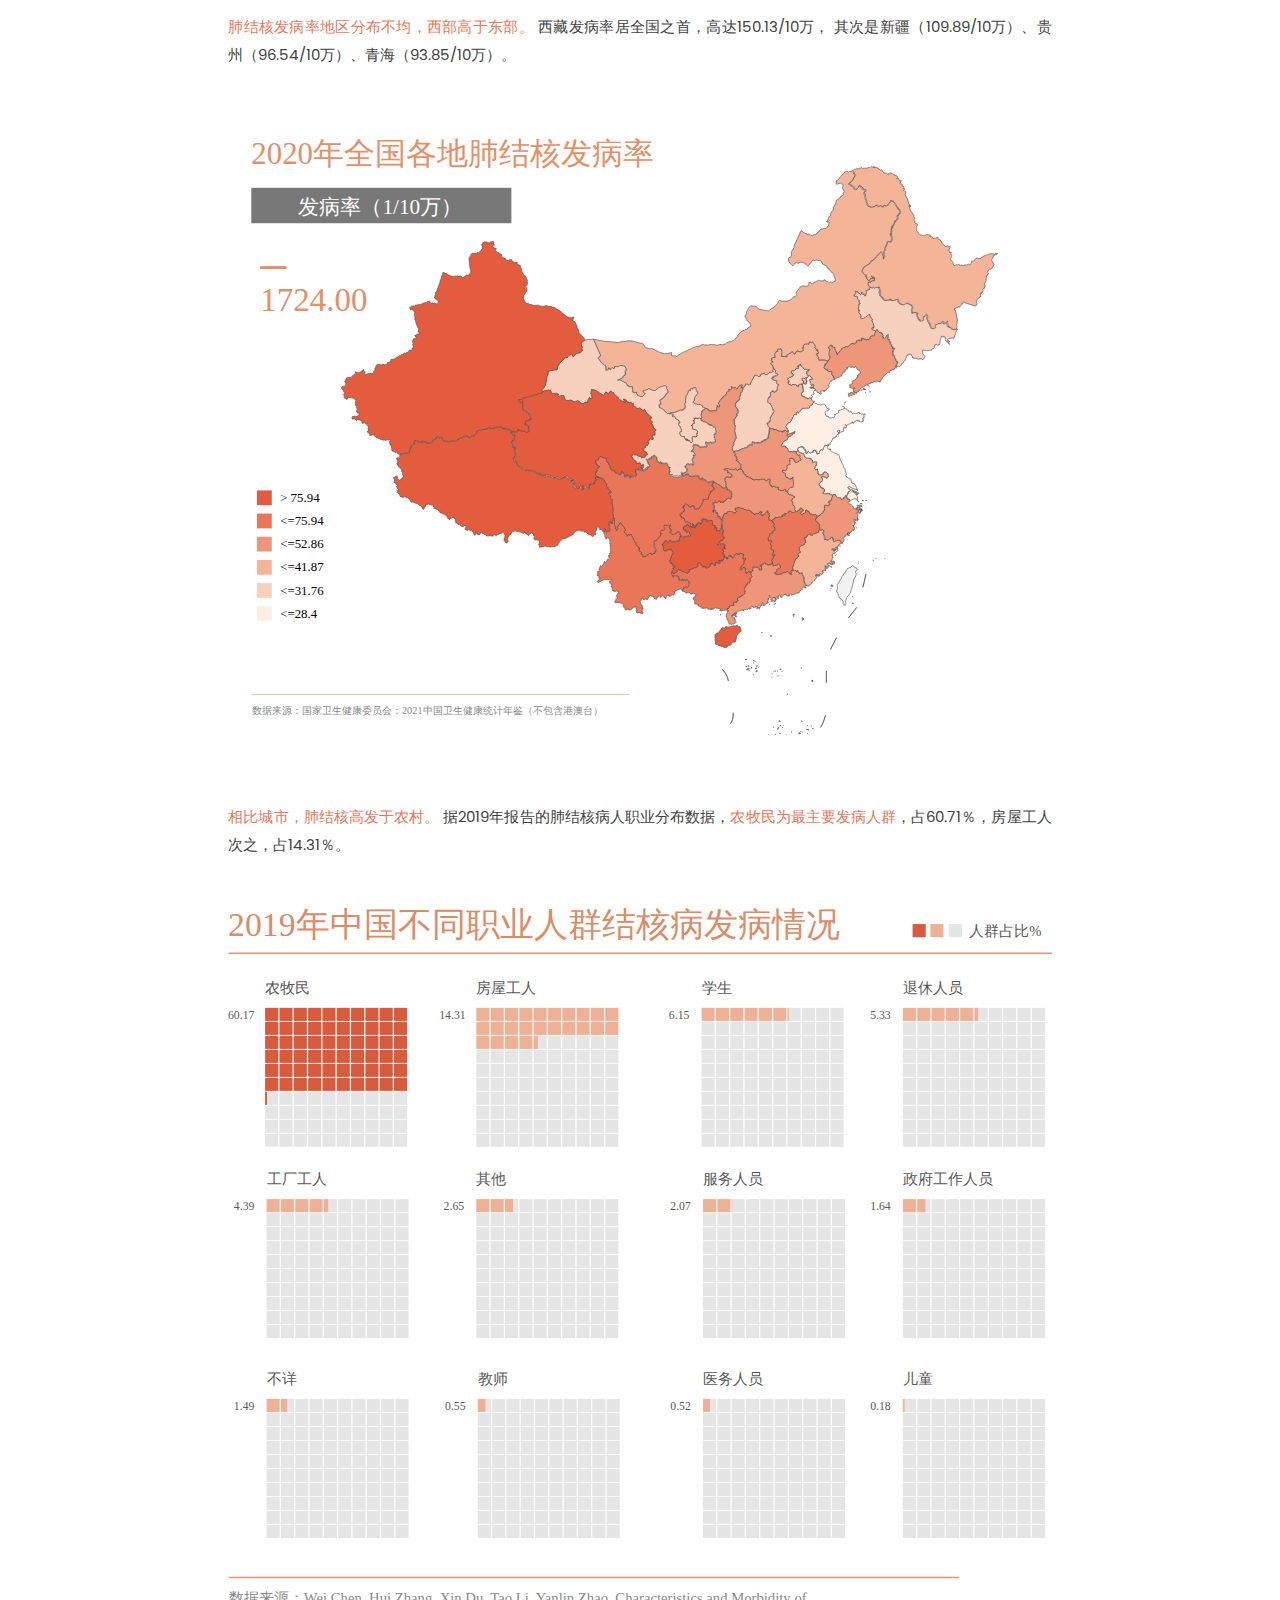
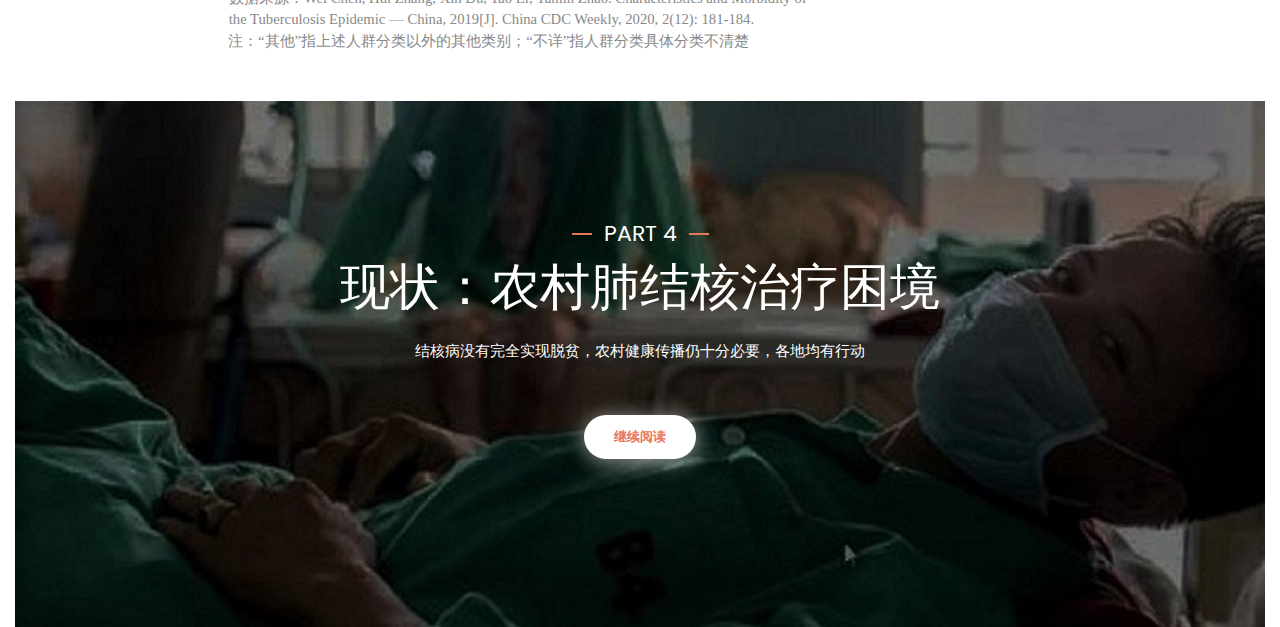
<file: blog.html>
<!doctype html>
<html lang="ZXX">
<head>
    <meta charset="utf-8">
    <meta http-equiv="x-ua-compatible" content="ie=edge">
    <title>当下：肺结核高发于中国农村</title>
    <meta name="description" content="Digital Marketer is a modern and beautiful HTML5 multipage agency template for the creative and professional marketer person or company. This template contains 10 different page layout with awesome design.">
    <meta name="viewport" content="width=device-width, initial-scale=1">
    <link rel="shortcut icon" type="image/x-icon" href="assets/img/favicon.png">
    <link rel="stylesheet" href="assets/css/bootstrap.min.css">
    <link rel="stylesheet" href="assets/css/owl.carousel.min.css">
    <link rel="stylesheet" href="assets/css/owl.theme.min.css">
    <link rel="stylesheet" href="assets/css/animate.min.css">
    <link rel="stylesheet" href="assets/css/fontawesome-all.min.css">
    <link href="https://fonts.googleapis.com/css?family=Poppins:400,500,700,800&display=swap" rel="stylesheet">
    <link rel="stylesheet" href="assets/css/meanmenu.css">
    <link rel="stylesheet" href="style.css">
    <link rel="stylesheet" href="assets/css/responsive.css">


</head>
<body>

<!-- ===================================================
    Loading Transition
==================================================== -->
<div id="loader-wrapper">
    <div id="loader">
        <ul>
            <li></li>
            <li></li>
            <li></li>
            <li></li>
            <li></li>
            <li></li>
        </ul>
    </div>
</div>

<!-- Header Section -->
<header id="home">

    <div class="main-navigation">
        <div class="container">
            <div class="row">
                <div class="col-xl-12">
                    <div class="main-menu">
                        <!-- Logo Area -->


                        <!-- Main Menu Area -->
                        <div class="menu-area" id="mobile-menu">
                            <ul>
                                <!-- dropdown menu-area-->
                                <li><a href="index.html">从“城市病”到“农村病”：困在白色瘟疫里的农村</a></li>
                                <li></li>
                                <li></li>
                                <li></li>


                                <!-- dropdown menu-area-->

                                <li><a href="index.html">结核病斗争史</a></li>
                                <li><a href="service-list.html">城市化与肺结核</a></li>
                                <li><a href="blog.html">中国农村现状</a></li>
                                <li><a href="about-us.html">农村治疗困境</a></li>

                            </ul>
                        </div>
                    </div>
                    <!-- mobile menu-->
                    <div class="mobile-menu"></div>
                </div>
            </div>
        </div>
    </div>

</header>




<!-- header banner Section -->
<section>
    <div class="blog-header-image-area d-flex align-items-center">
        <div class="container">
            <div class="row">
                <div class="col-md-9 m-auto">

                    <!-- Item -->
                    <div class="item">

                        <div class="others-page-title text-center">
                            <p>&nbsp;</p>
                            <h1>当下：肺结核高发于中国农村</h1>

                            <p class="pt-3">全球第二，中国是结核病高负担国家。</br>在广阔的中国农村，肺结核仍是人民健康的一大困扰。</p>

                        </div>

                    </div>
                    <!-- // Item -->

                </div>

            </div>
        </div>
    </div>
</section>

<p>&nbsp;</p>
<div class="container">
    <!-- expertise heading area-->
    <div class="row">
        <div class="col-md-2"></div>
        <div class="col-md-8">
            <div class="section-title">
                <div class="head-text">
                    <h3>—</h3>
                    <h1 style="color:#E97658; font-weight: bold">全球第二，中国是结核病高负担国家</h1>
                    <p align="justify">中国因为庞大的人口数量，总发病人数排在结核病高负担国家的第2位，
                        世卫数据指出，2020年我国结核病新发患者数估计为84.2万。
                    </p>
                    <p align="justify">曾经，结核病无药可医，民间有“十痨九死”说法。
                        1949年，全国仍有肺结核病人2700万，每年有超过138万人死于肺结核，年死亡率达307/10万。</p>
                    <p align="justify" style="color:#E97658 ">近20年，我国肺结核发病率、死亡率下降快。
                    </p>
                    <p align="justify">这得益于我国肺结核治疗覆盖面广。在30个高结核病负担国家中，
                        中国的结核病疫苗覆盖率已达99%。2019年，我国已经实现了肺结核87%治疗覆盖率，94%治疗成功率。
                    </p>
                    <p>&nbsp;</p>
                    <img src="assets/img/china-trend.svg"/>
                    <p>&nbsp;</p>
                    <h3>—</h3>
                    <h1 style="color:#E97658; font-weight: bold">60%：白色瘟疫高发于中国农村</h1>
                    <p align="justify">高治疗覆盖并不意味着肺结核已经得到很好的控制，在广阔的中国农村，肺结核仍是人民健康的一大困扰。
                    </p>

                    <p align="justify"><span style="color:#E97658">肺结核发病率地区分布不均，西部高于东部。</span>
                        西藏发病率居全国之首，高达150.13/10万，
                        其次是新疆（109.89/10万）、贵州（96.54/10万）、青海（93.85/10万）。
                    </p>
                    <p>&nbsp;</p>
                    <img src="assets/img/2020China.svg"/>
                    <p>&nbsp;</p>
                    <p align="justify"><span style="color:#E97658">相比城市，肺结核高发于农村。</span>
                        据2019年报告的肺结核病人职业分布数据，<span style="color:#E97658">农牧民为最主要发病人群</span>，占60.71％，房屋工人次之，占14.31％。
                    </p>
                    <p>&nbsp;</p>
                    <img src="assets/img/job2019.svg"/>
                </div>
                <div class="col-md-2"></div>
            </div>
        </div>
    </div>
    <!-- Newsletter Section -->
    <section class="newsletter-area">
        <div class="container">
            <!-- newsletter heading area-->
            <div class="row">
                <div class="col-md-12">
                    <div class="section-title">
                        <div class="head-text">
                            <h3>Part 4</h3>
                            <h1 style="font-size: 50px">现状：农村肺结核治疗困境</h1>
                            <p style="color: #FFFFFF">结核病没有完全实现脱贫，农村健康传播仍十分必要，各地均有行动</p>
                        </div>
                    </div>
                </div>
            </div>
            <center>
                <div class="site-btn mb-5">
                    <a href="about-us.html" >继续阅读</a>
                </div>
            </center>

    </section>

<!-- main-blog-area start -->


<!-- JS here -->

<script src="assets/js/vendor/jquery-1.12.4.min.js"></script>
<script src="assets/js/popper.min.js"></script>
<script src="assets/js/bootstrap.min.js"></script>
<script src="assets/js/owl.carousel.min.js"></script>
<script src="assets/js/jquery.meanmenu.min.js"></script>
<script src="assets/js/jquery.scrollUp.min.js"></script>
<script src="assets/js/waypoints.min.js"></script>
<script src="assets/js/jquery.counterup.min.js"></script>
<script src="assets/js/main.js"></script>

</body>
</html>
</file>
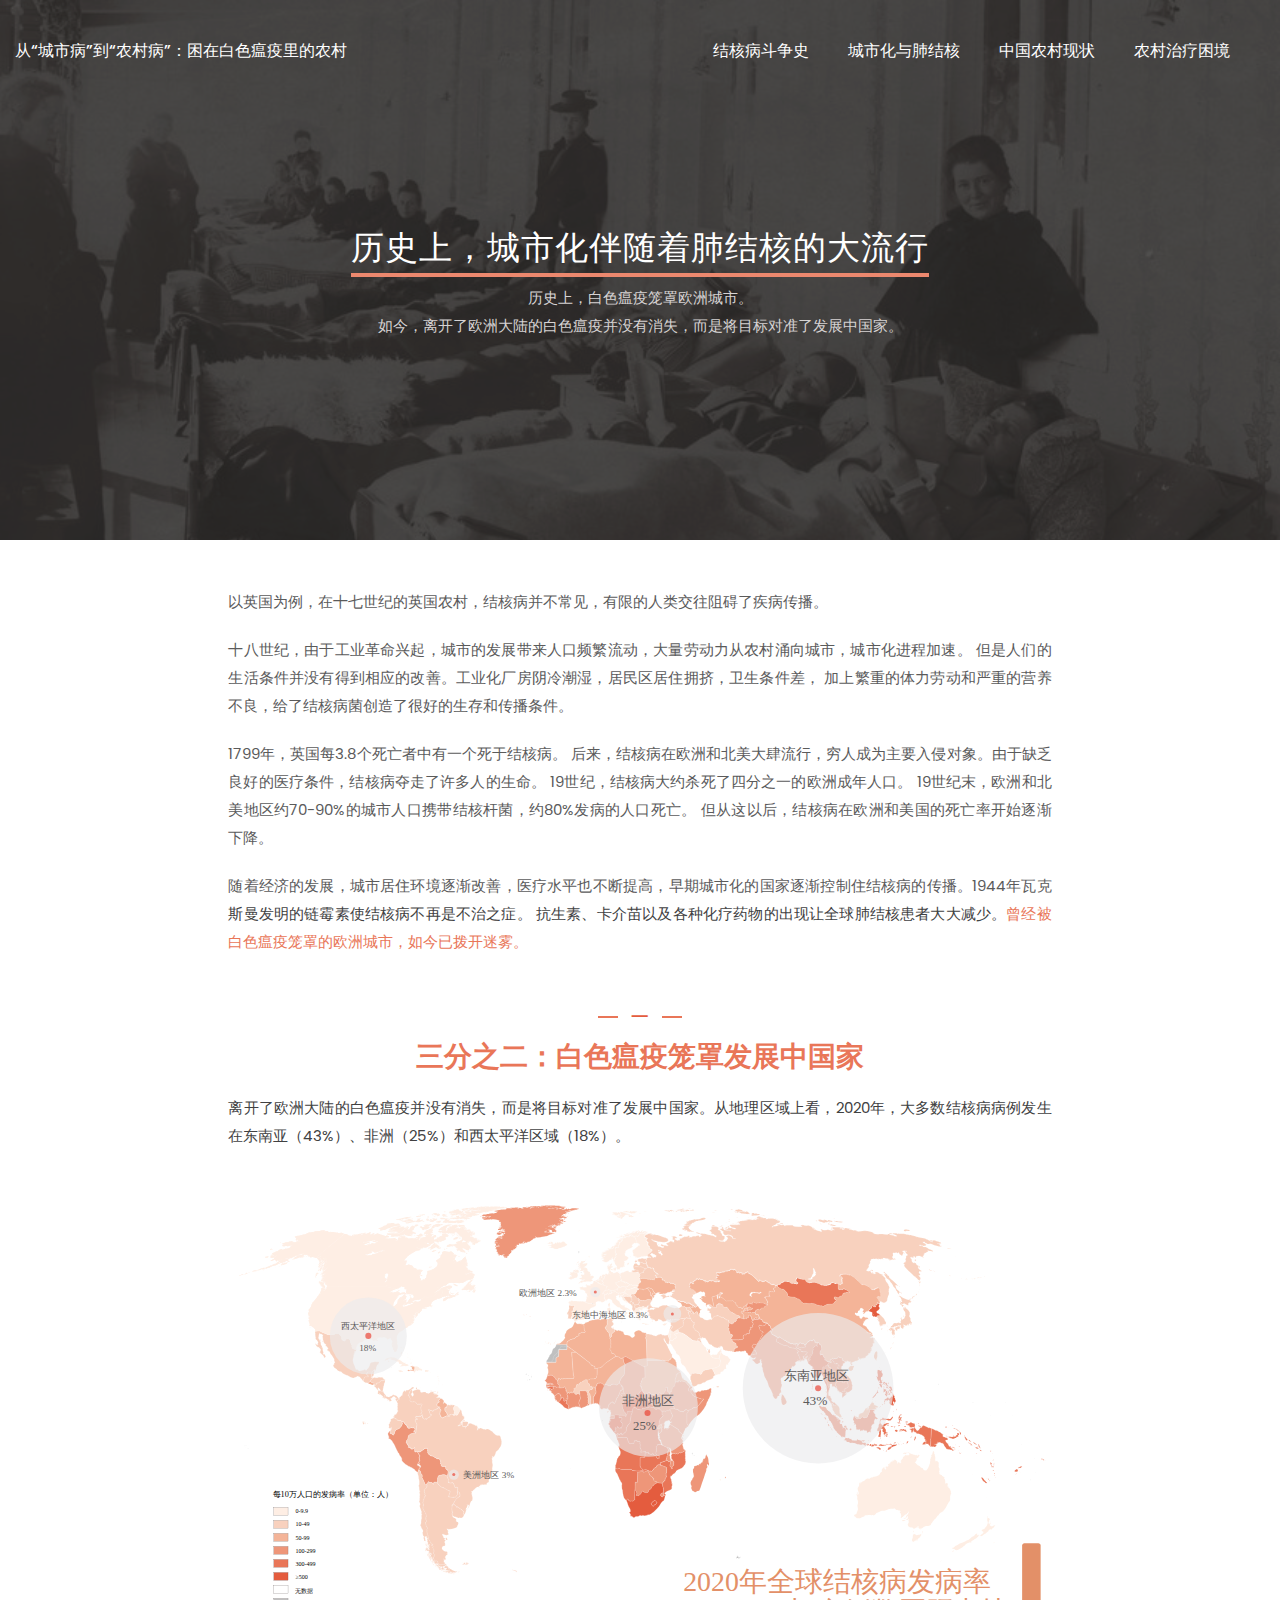
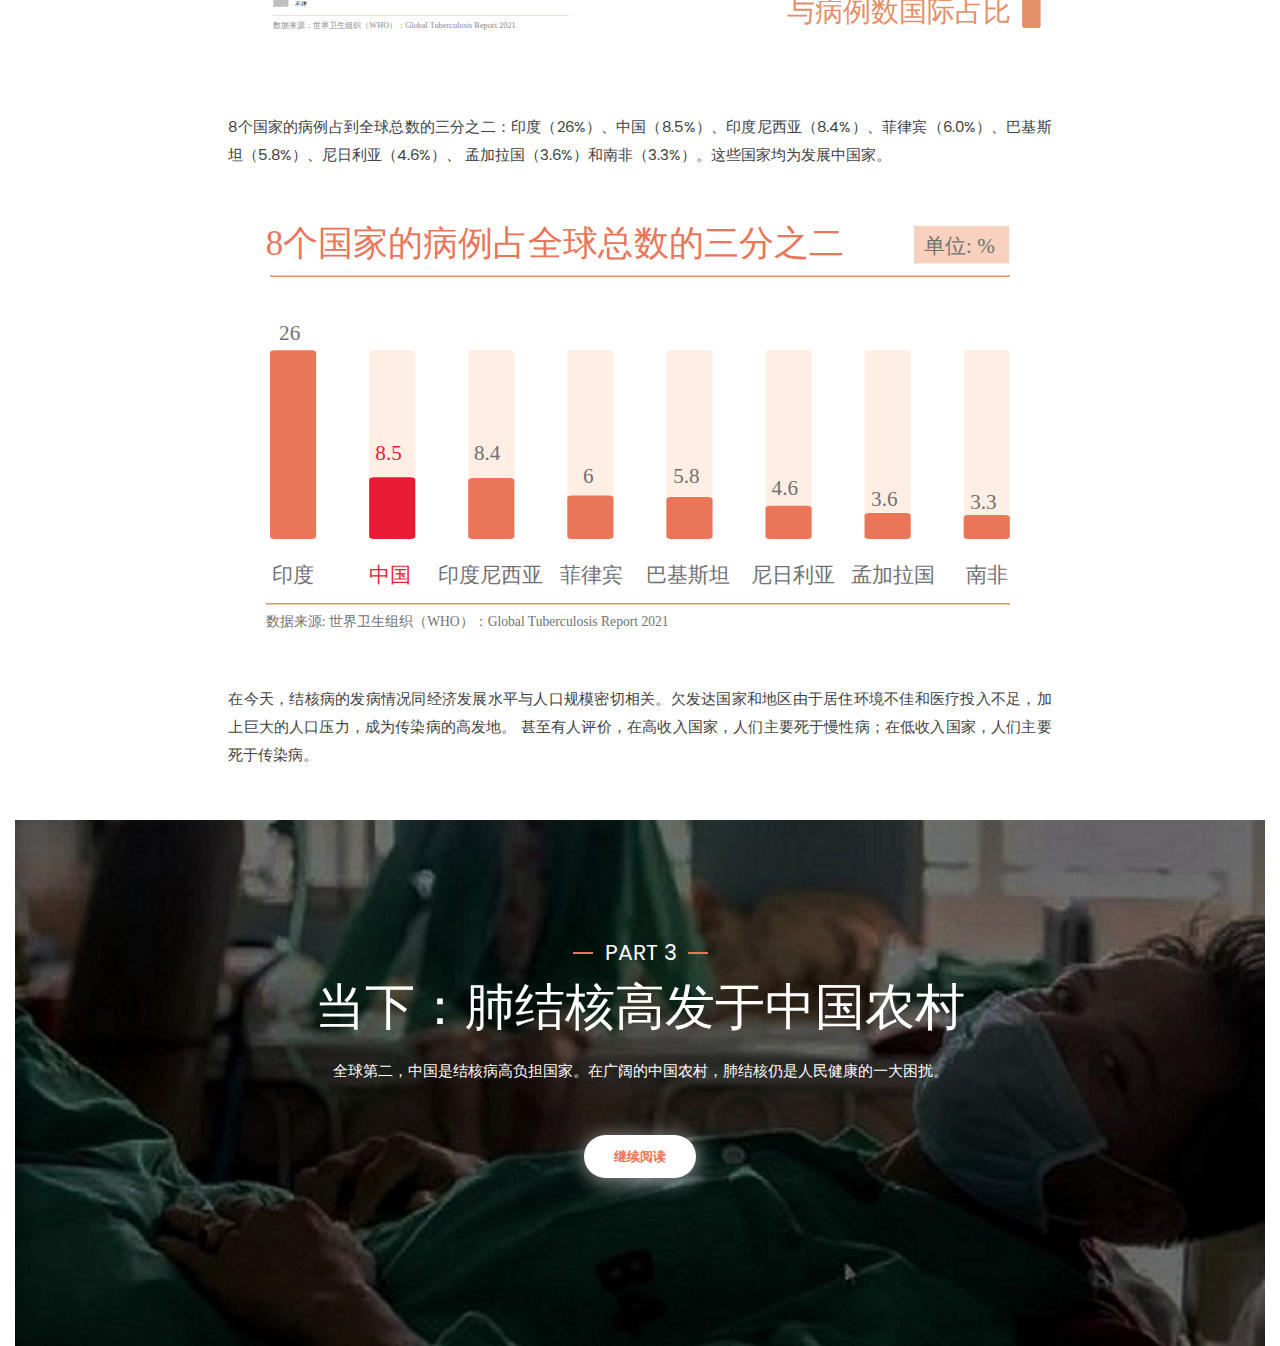
<file: service-list.html>
<!doctype html>
<html lang="ZXX">
<head>
    <meta charset="utf-8">
    <meta http-equiv="x-ua-compatible" content="ie=edge">
    <title>历史上：城市化与肺结核大流行</title>
    <meta name="description" content="Digital Marketer is a modern and beautiful HTML5 multipage agency template for the creative and professional marketer person or company. This template contains 10 different page layout with awesome design.">
    <meta name="viewport" content="width=device-width, initial-scale=1">
    <link rel="shortcut icon" type="image/x-icon" href="assets/img/favicon.png">
    <link rel="stylesheet" href="assets/css/bootstrap.min.css">
    <link rel="stylesheet" href="assets/css/owl.carousel.min.css">
    <link rel="stylesheet" href="assets/css/owl.theme.min.css">
    <link rel="stylesheet" href="assets/css/animate.min.css">
    <link rel="stylesheet" href="assets/css/fontawesome-all.min.css">
    <link href="https://fonts.googleapis.com/css?family=Poppins:400,500,700,800&display=swap" rel="stylesheet">
    <link rel="stylesheet" href="assets/css/meanmenu.css">
    <link rel="stylesheet" href="style.css">
    <link rel="stylesheet" href="assets/css/responsive.css">


</head>
<body>

<!-- ===================================================
    Loading Transition
==================================================== -->
<div id="loader-wrapper">
    <div id="loader">
        <ul>
            <li></li>
            <li></li>
            <li></li>
            <li></li>
            <li></li>
            <li></li>
        </ul>
    </div>
</div>

<!-- Header Section -->
<header id="home">

    <div class="main-navigation">
        <div class="container">
            <div class="row">
                <div class="col-xl-12">
                    <div class="main-menu">
                        <!-- Logo Area -->


                        <!-- Main Menu Area -->
                        <div class="menu-area" id="mobile-menu">
                            <ul>
                                <!-- dropdown menu-area-->
                                <li><a href="index.html">从“城市病”到“农村病”：困在白色瘟疫里的农村</a></li>
                                <li></li>
                                <li></li>
                                <li></li>


                                <!-- dropdown menu-area-->

                                <li><a href="index.html">结核病斗争史</a></li>
                                <li><a href="service-list.html">城市化与肺结核</a></li>
                                <li><a href="blog.html">中国农村现状</a></li>
                                <li><a href="about-us.html">农村治疗困境</a></li>

                            </ul>
                        </div>
                    </div>
                    <!-- mobile menu-->
                    <div class="mobile-menu"></div>
                </div>
            </div>
        </div>
    </div>

</header>



<!-- header banner Section -->
<section>
    <div class="service-header-image-area d-flex align-items-center">
        <div class="container">
            <div class="row">
                <div class="col-md-9 m-auto">

                    <!-- Item -->
                    <div class="item">

                        <div class="others-page-title text-center">
                            <p>&nbsp;</p>
                            <h1>历史上，城市化伴随着肺结核的大流行</h1>

                            <p class="pt-3">历史上，白色瘟疫笼罩欧洲城市。</br>如今，离开了欧洲大陆的白色瘟疫并没有消失，而是将目标对准了发展中国家。</p>

                        </div>

                    </div>
                    <!-- // Item -->

                </div>

            </div>
        </div>
    </div>
</section>
<p>&nbsp;</p>
<div class="container">
    <!-- expertise heading area-->
    <div class="row">
        <div class="col-md-2"></div>
        <div class="col-md-8">
            <div class="section-title">
                <div class="head-text">

                    <p align="justify">以英国为例，在十七世纪的英国农村，结核病并不常见，有限的人类交往阻碍了疾病传播。
                    </p>
                    <p align="justify">十八世纪，由于工业革命兴起，城市的发展带来人口频繁流动，大量劳动力从农村涌向城市，城市化进程加速。
                        但是人们的生活条件并没有得到相应的改善。工业化厂房阴冷潮湿，居民区居住拥挤，卫生条件差，
                        加上繁重的体力劳动和严重的营养不良，给了结核病菌创造了很好的生存和传播条件。</p>
                    <p align="justify">1799年，英国每3.8个死亡者中有一个死于结核病。
                        后来，结核病在欧洲和北美大肆流行，穷人成为主要入侵对象。由于缺乏良好的医疗条件，结核病夺走了许多人的生命。
                        19世纪，结核病大约杀死了四分之一的欧洲成年人口。
                        19世纪末，欧洲和北美地区约70-90%的城市人口携带结核杆菌，约80%发病的人口死亡。
                        但从这以后，结核病在欧洲和美国的死亡率开始逐渐下降。
                    </p>
                    <p align="justify">随着经济的发展，城市居住环境逐渐改善，医疗水平也不断提高，早期城市化的国家逐渐控制住结核病的传播。1944年瓦克斯曼发明的链霉素使结核病不再是不治之症。
                        抗生素、卡介苗以及各种化疗药物的出现让全球肺结核患者大大减少。<span style="color:#E97658 ">曾经被白色瘟疫笼罩的欧洲城市，如今已拨开迷雾。</span>
                    </p>
                    <p>&nbsp;</p>
                    <h3>—</h3>
                    <h1 style="color:#E97658; font-weight: bold">三分之二：白色瘟疫笼罩发展中国家</h1>
                    <p align="justify">离开了欧洲大陆的白色瘟疫并没有消失，而是将目标对准了发展中国家。从地理区域上看，2020年，大多数结核病病例发生在东南亚（43%）、非洲（25%）和西太平洋区域（18%）。
                    </p>
                    <p>&nbsp;</p>
                    <img src="assets/img/tb-world-map.svg"/>
                    <p>&nbsp;</p>
                    <p align="justify">8个国家的病例占到全球总数的三分之二：印度（26%）、中国（8.5%）、印度尼西亚（8.4%）、菲律宾（6.0%）、巴基斯坦（5.8%）、尼日利亚（4.6%）、
                        孟加拉国（3.6%）和南非（3.3%）。这些国家均为发展中国家。
                    </p>
                    <img src="assets/img/8country.svg"/>
                    <p align="justify">在今天，结核病的发病情况同经济发展水平与人口规模密切相关。欠发达国家和地区由于居住环境不佳和医疗投入不足，加上巨大的人口压力，成为传染病的高发地。
                        甚至有人评价，在高收入国家，人们主要死于慢性病；在低收入国家，人们主要死于传染病。
                    </p>
                </div>
                <div class="col-md-2"></div>
            </div>
        </div>
    </div>
    <!-- Newsletter Section -->
    <section class="newsletter-area">
        <div class="container">
            <!-- newsletter heading area-->
            <div class="row">
                <div class="col-md-12">
                    <div class="section-title">
                        <div class="head-text">
                            <h3>Part 3</h3>
                            <h1 style="font-size: 50px">当下：肺结核高发于中国农村</h1>
                            <p style="color: #FFFFFF">全球第二，中国是结核病高负担国家。在广阔的中国农村，肺结核仍是人民健康的一大困扰。</p>
                        </div>
                    </div>
                </div>
            </div>
            <center>
                <div class="site-btn mb-5">
                    <a href="blog.html" >继续阅读</a>
                </div>
            </center>

    </section>




<!-- Footer Section -->


<!-- JS here -->

<script src="assets/js/vendor/jquery-1.12.4.min.js"></script>
<script src="assets/js/popper.min.js"></script>
<script src="assets/js/bootstrap.min.js"></script>
<script src="assets/js/owl.carousel.min.js"></script>
<script src="assets/js/jquery.meanmenu.min.js"></script>
<script src="assets/js/jquery.scrollUp.min.js"></script>
<script src="assets/js/waypoints.min.js"></script>
<script src="assets/js/jquery.counterup.min.js"></script>
<script src="assets/js/main.js"></script>

</body>
</html>
</file>
<file: style.css>
body{font-family:Poppins,sans-serif;font-weight:400;font-style:normal;font-size:14px}.img{max-width:100%;transition:all .3s ease-out 0s}.f-left{float:left}.f-right{float:right}.fix{overflow:hidden}.button,a{-webkit-transition:all .3s ease-out 0s;-moz-transition:all .3s ease-out 0s;-ms-transition:all .3s ease-out 0s;-o-transition:all .3s ease-out 0s;transition:all .3s ease-out 0s}.button:focus,a:focus{text-decoration:none;outline:0}.footer -menu li a:hover,.portfolio-cat a:hover,a:focus,a:hover{color:#2b96cc;text-decoration:none}a,button{color:#313131;outline:medium none}button:focus,input:focus,textarea,textarea:focus{outline:0}.uppercase{text-transform:uppercase}.capitalize{text-transform:capitalize}.top-5{margin-top:3rem}.mt-25{margin-top:-48px}.mb-30{margin-bottom:30px}.cls{padding:10px 0 0}h1,h2,h3,h4,h5,h6{font-weight:400;color:#E45C3E;margin-top:0;margin-bottom:0;font-style:normal;font-weight:400}h1 a,h2 a,h3 a,h4 a,h5 a,h6 a{color:inherit}h1{font-size:23px;font-weight:500;text-transform:capitalize}h2{font-size:35px;text-transform:capitalize}h3{font-size:28px;text-transform:capitalize;margin:0 0 10px}h4{font-size:17px;text-transform:capitalize;margin:0 0 10px}h5{font-size:16px}h6{font-size:15px}.h3{font-size:16px;color:#414142;text-transform:capitalize}ul{margin:0;padding:0}li{list-style:none}p{font-size:15px;font-weight:400;line-height:28px;color:#414142;margin-bottom:0}hr{border-bottom:1px solid #eceff8;border-top:0 none;margin:30px 0;padding:0}label{color:#7e7e7e;cursor:pointer;font-size:14px;font-weight:400}::-moz-selection{background:#d6b161;color:#fff;text-shadow:none}::-moz-selection{background:#444;color:#fff;text-shadow:none}::selection{background:#444;color:#fff;text-shadow:none}::-moz-placeholder{color:#555;font-size:14px;opacity:1}::placeholder{color:#555;font-size:14px;opacity:1}.theme-overlay{position:relative}#loader-wrapper{position:fixed;top:0;left:0;width:100%;height:100%;z-index:999999;background:#fff;overflow:hidden}#loader{width:90px;height:65px;position:relative;top:50%;left:50%;transform:translate(-50%,-50%)}#loader ul{margin:0;list-style:none;width:90px;position:relative;padding:0;height:10px}#loader ul li{position:absolute;width:2px;height:0;background-color:#E97658;bottom:0}@keyframes sequence1{0%{height:10px}50%{height:50px}100%{height:10px}}@keyframes sequence2{0%{height:20px}50%{height:65px}100%{height:20px}}#loader li:nth-child(1){left:0;animation:sequence1 1s ease infinite 0s}#loader li:nth-child(2){left:15px;animation:sequence2 1s ease infinite .1s}#loader li:nth-child(3){left:30px;animation:sequence1 1s ease-in-out infinite .2s}#loader li:nth-child(4){left:45px;animation:sequence2 1s ease-in infinite .3s}#loader li:nth-child(5){left:60px;animation:sequence1 1s ease-in-out infinite .4s}#loader li:nth-child(6){left:75px;animation:sequence2 1s ease infinite .5s}.theme-overlay::before{background:#1696e7 none repeat scroll 0 0;content:"";height:100%;left:0;opacity:.6;position:absolute;top:0;width:100%}.separator{border-top:1px solid #f2f2f2}.container{max-width:1300px}.btn{-moz-user-select:none;background:#1696e7 none repeat scroll 0 0;border:medium none;border-radius:2px;color:#fff;cursor:pointer;display:inline-block;font-size:13px;font-weight:600;letter-spacing:1px;line-height:1;margin-bottom:0;padding:13px 25px;text-align:center;text-transform:uppercase;touch-action:manipulation;transition:all .3s ease 0s;vertical-align:middle;white-space:nowrap}.breadcrumb>.active{color:#888}.owl-carousel .owl-nav div{background:rgba(255,255,255,.8) none repeat scroll 0 0;height:40px;left:20px;line-height:40px;opacity:0;position:absolute;text-align:center;top:50%;transform:translateY(-50%);transition:all .3s ease 0s;visibility:hidden;width:40px}.owl-carousel .owl-nav div.owl-next{left:auto;right:20px}.owl-carousel:hover .owl-nav div{opacity:1;visibility:visible}.owl-carousel .owl-nav div:hover{background:#2b96cc;color:#fff}.learnmore-2 a{background-color:#ffaf14;text-decoration:none;color:#fff;text-transform:uppercase;display:inline-block;padding:10px 40px;-webkit-transition:.5s;-o-transition:.5s;transition:.5s;font-size:14px;font-weight:500;border-radius:50px}#scrollUp{background:#E97658;bottom:50px;color:#fff;height:50px;line-height:50px;right:15px;text-align:center;-webkit-transition:all .5s ease 0s;-o-transition:all .5s ease 0s;transition:all .5s ease 0s;width:50px;border-radius:50%}.padding{padding:50px 0}.padding-no-bottom{padding:120px 0 0}.padding-4{padding:120px 0}.fifth-section{padding:120px 0}.margin-boottom20{margin-bottom:30px}.margin-boottom30{margin-bottom:30px}#scrollUp:hover{background:#444}.section-title{text-align:center;margin-bottom:50px}.section-title .head-text h1{position:relative;font-size:28px;font-weight:500;text-transform:uppercase}.section-title .head-text{text-align:center;text-transform:capitalize;display:inline-block}.section-title .head-text h3{font-size:22px;position:relative;text-transform:uppercase;display:inline-block}.section-title .head-text h3::before{content:"";position:absolute;right:-32px;width:20px;height:2px;background:#E97658;top:50%;transform:translateY(-50%)}.section-title .head-text h3::after{content:"";position:absolute;left:-32px;width:20px;height:2px;background:#E97658;top:50%;transform:translateY(-50%)}.section-title-2{text-align:center;margin-bottom:30px;color:#000}.section-title-2 .head-text p{position:relative;padding-top:20px}.section-title-2 .head-text{text-align:center;text-transform:capitalize;display:inline-block}.section-title-2 .head-text span{font-size:22px;position:relative}.section-title-2 .head-text span::before{content:"";position:absolute;right:-32px;width:20px;height:2px;background:#ee9499;top:50%;transform:translateY(-50%)}.section-title-2 .head-text span::after{content:"";position:absolute;left:-32px;width:20px;height:2px;background:#ee9499;top:50%;transform:translateY(-50%)}.section-title-3{text-align:left;margin-bottom:35px}.section-title-3 h1{position:relative;font-size:28px;font-weight:500;text-transform:uppercase}.section-title-3{text-align:left;text-transform:capitalize;display:inline-block}.section-title-3 h4{font-size:18px;position:relative;color:#000;font-weight:400;text-transform:uppercase}.section-title-3 h1::before{content:"";position:absolute;left:0;width:108px;height:4px;bottom:-8px;background-color:#E97658}.section-title h4{font-size:18px}.section-title h2{font-weight:600;font-size:25px;color:#fff;line-height:35px}.section-title p{margin-top:20px}.header-top-padding{padding-top:40px}.section-button{margin-top:40px}.section-button a{background-color:#6b6fff;text-decoration:none;color:#fff;text-transform:uppercase;display:inline-block;padding:15px 0;-webkit-transition:.5s;-o-transition:.5s;transition:.5s;font-size:14px;font-weight:700;width:150px;text-align:center;-webkit-box-shadow:0 5px 16px #bababa;box-shadow:0 5px 16px #bababa;border:1px solid transparent}.section-button a:hover{border:1px solid #6b6fff;color:#E97658;background-color:transparent;-webkit-box-shadow:0 5px 16px #fff;box-shadow:0 5px 16px #fff}#preloader{position:fixed;top:0;left:0;right:0;bottom:0;background-color:#fff;z-index:99999;height:100%}#status{position:absolute;left:55%;top:45%;width:150px;height:150px;margin:-32px 0 0 -32px;padding:0;-webkit-transform:translateX(-50%);-ms-transform:translateX(-50%);transform:translateX(-50%)}#status img{height:120px;width:120px}.main-navigation{position:absolute;left:0;top:0;width:100%;background-color:rgba(255,255,255,0);z-index:11;-webkit-transition:.5s;-o-transition:.5s;transition:.5s}.main-navigation.sticky{position:fixed;top:0;left:0;right:0;width:100%;z-index:99;background:#E97658;box-shadow:0 0 50px #60636242;-webkit-transition:all 1s ease 0s;transition:all 1s ease 0s;-webkit-animation:sticky 1s;animation:sticky 1s}.sticky .menu-area ul li a:hover{color:#f4f1f1}.main-menu{position:relative}.logo-area{position:absolute;left:50%;bottom:30px;-webkit-transform:translateX(-50%);transform:translateX(-50%)}.logo-area img{width:125px}.menu-area ul{margin:0;padding:0;list-style:none;text-align:right}.menu-area ul li{display:inline-block;float:none;position:relative}.menu-area ul li:nth-child(1){float:left}.menu-area ul li:nth-child(2){float:left}.menu-area ul li:nth-child(3){float:left}.menu-area ul li:nth-child(4){float:left}.menu-area ul li a{color:#fff;font-size:16px;font-weight:500;text-transform:capitalize;text-decoration:none;display:block;padding:39px 35px;-webkit-transition:.5s;transition:.5s}.menu-area ul li a:nth-child(1){padding-left:0}.menu-area ul li a:hover{color:#E97658}.menu-area ul li ul.dropdown{position:absolute;right:-122px;top:97%;width:220px;background-color:#fff;opacity:0;visibility:hidden;-webkit-transition:.5s;transition:.5s;padding:15px}.menu-area ul li ul.dropdown li{display:block;float:inherit;text-align:left;margin-left:15px;position:relative;border-bottom:1px solid #efefef}.menu-area ul li ul.dropdown li:last-child{border-bottom:none}.menu-area ul li ul.dropdown li a{padding:8px 0;-webkit-transition:.5s;transition:.5s;color:#646572}.menu-area ul li:hover ul.dropdown{top:106%;opacity:1;visibility:visible}.menu-area ul li ul.dropdown li a:hover{color:#E97658}.menu-area ul li ul.dropdown ul.dropdown{position:absolute;left:120%;top:0;opacity:0;visibility:hidden;-webkit-transition:.6s;transition:.6s}.menu-area ul li ul.dropdown li:hover>ul.dropdown{opacity:1;visibility:visible;left:110%}#mobile-menu{display:block}.slider-area{height:100vh}.single-slider{position:relative}.slider-area .owl-carousel{z-index:0}.slider-area .owl-carousel .owl-dots{text-align:center;top:-150px;position:relative}.slider-img{position:relative}.slider-img:before{position:absolute;background:#000;height:100vh;width:100%;content:"";opacity:.85;z-index:1}.slider-img img{height:100vh;width:100%;background-position:50% 0;background-size:cover}.slider-text{position:absolute;top:50%;left:0;right:0;transform:translateY(-50%);z-index:2}.slider-text a.skill-btn:hover{background-color:#E97658;border:1px solid #E97658}.welcome{font-size:25px;color:#fff;text-transform:capitalize}.slider-text h2{font-size:50px;font-weight:700;color:#fff;margin:20px 0;text-transform:uppercase}.slider-text h2 span{color:#E97658}.slider-text p{line-height:30px;color:#e5e5e5;font-size:18px;margin-bottom:35px;font-weight:400}.slider-text a{color:#fff;border:1px solid #fff;padding:20px 25px;display:inline-block;border-radius:5px;font-weight:700}.slider-on .owl-controls{position:relative!important;top:-138px!important}.slider-area-2{height:100vh}.single-slider-2{position:relative}.single-slider-2:before{position:absolute;background:rgba(0,0,0,.89);height:100vh;width:100%;content:"";opacity:.85;z-index:0}.slider-height{background-image:url(assets/img/header-3.jpg);height:100vh;width:100%;background-position:50% 0;background-size:cover;position:relative}.slider-content{position:absolute;top:50%;transform:translateY(-50%);z-index:2}.slider-content h2{font-size:40px;font-weight:700;color:#fff;margin:20px 0;text-transform:uppercase}.slider-content h2 span{color:#E97658}.slider-content p{line-height:30px;color:#e5e5e5;font-size:18px;margin-bottom:35px}.slider-content a{color:#fff;border:1px solid #fff;padding:20px 25px;display:inline-block;border-radius:5px;font-weight:700}.slider-content a.skill-btn:hover{background-color:#E97658;border:1px solid #E97658}.others-header-image-area{background-image:url(assets/img/header.jpg);height:60vh;width:100%;background-position:50% 0;background-size:cover;position:relative}.others-page-title p{color:#d0cccc}.others-header-image-area .others-page-title p{color:#ddd;font-size:15px}.others-header-image-area .others-page-title h1::before{content:"";position:absolute;width:100%;height:4px;bottom:-4px;background-color:#fe6871}.others-page-title h1:before{content:"";position:absolute;left:0;width:100%;height:4px;bottom:-6px;background-color:#E97658}.others-header-image-area::before{content:'';position:absolute;left:0;top:0;width:100%;height:60vh;background:#000;opacity:.8}.text-gray{color:#d0d0d0}.bg-pattern-effect{position:absolute;bottom:0;left:0;right:0}.slick-slide img{height:80vh}.PrevArrow{display:none!important}.next-arr-position{position:relative}.NextArrow{font-size:20px;background-color:#212020;color:#fff;padding:10px;border-radius:50px;cursor:pointer;position:absolute;right:2%;top:50%}.NextArrow:hover{background:#fe6871}.intro-text h1{font-size:40px;letter-spacing:1px;color:#fff;margin-bottom:10px;font-weight:700;letter-spacing:1px;width:100%}.intro-text p{color:#d7d7d7}.others-page-title h1{font-size:33px;text-transform:capitalize;letter-spacing:1px;color:#fff;font-weight:500;letter-spacing:1px;width:100%;position:relative;display:inline}@keyframes textcolor{0%{background-position:left 0 top 10px}40%{background-position:left 800px top 10px}}.intro-text h3{font-size:18px;letter-spacing:1px;color:#e5e5e5;font-weight:400;line-height:28px}.learnmore{margin-top:25px}.site-btn a{background-color:#fff;text-decoration:none;color:#E97658;text-transform:uppercase;display:inline-block;padding:12px 30px;-webkit-transition:.5s;-o-transition:.5s;transition:.5s;font-size:13px;font-weight:700;border-radius:65px;box-shadow:1px 3px 20px 1px rgba(212,212,212,.6705882352941176)}.site-btn a:hover{background-color:#E97658;color:#fff}.learnmore a:hover{background-color:#fff;color:#fe6871}.default-text-color{color:#fe6871}.modal{top:60px}.modal-content{border-radius:20px}.modal-header{border-bottom:0 solid #fff}.header-form{background-color:#fff;padding:5px}.header-form .country{width:25px}.header-form button.site-btn-submit{background-color:#f56970;text-decoration:none;color:#fff;text-transform:uppercase;display:inline-block;padding:12px 30px;-webkit-transition:.5s;-o-transition:.5s;transition:.5s;font-size:13px;font-weight:700;border-radius:65px;border:0;cursor:pointer}.submit-button{text-align:center}.form-control{display:block;width:100%;padding:.375rem .75rem;font-size:1rem;line-height:1.5;color:#495057;background-color:#f5f5f5;background-clip:padding-box;border:0 solid #ced4da;border-radius:.25rem;transition:border-color .15s ease-in-out,box-shadow .15s ease-in-out}.fade-scale{transform:scale(0);opacity:0;-webkit-transition:all .25s linear;-o-transition:all .25s linear;transition:all .25s linear}.fade-scale.in{opacity:1;transform:scale(1)}.service-list{padding:120px 0}.service-list .content a{font-weight:500}.top-margin{margin-top:-60px}.service-box{position:relative;background:#fff;box-shadow:0 4px 20px rgba(0,0,0,.12);padding:50px 0;transition:.5s;border-radius:15px}.service-box:hover{background-color:#E97658}.service-box:hover h2{color:#fff}.service-box:hover i{margin-left:15px}.service-icon{position:absolute;left:-10px;top:50%;transform:translateY(-50%) translateX(-20px)}.service-icon img{height:100px}.service-text h2{text-align:center;font-size:20px;font-weight:500;text-transform:capitalize}.service-text i{margin-left:10px;transition:.5s;font-size:18px}.service-header-image-area{background-image:url(assets/img/lishi.jpg);height:60vh;width:100%;background-position:50% 0;background-size:cover;position:relative}.service-header-image-area::before{content:'';position:absolute;left:0;top:0;width:100%;height:60vh;background:#000;opacity:.8}.box{position:relative;overflow:hidden;box-shadow:0 0 25px rgba(135,135,135,.25)}.icon-box{background-color:#fff;border-radius:10px;padding:25px 26px;min-height:198px}.icon-box:hover img{opacity:1;-webkit-filter:grayscale(0);filter:grayscale(0)}.icon-box .content{float:right;text-align:right;width:70%}.icon-box img{transition:all .3s linear;-webkit-transform-style:preserve-3d;transform-style:preserve-3d;opacity:.7;-webkit-filter:grayscale(100);filter:grayscale(100);width:105px;position:absolute;z-index:1;top:0;left:0}.box:after{position:absolute;content:"";top:-43%;left:-33%;background:rgba(25,44,68,1);height:187px;width:200px;border-radius:50%;opacity:0;transition:.5s}.box:hover:after{opacity:1;top:-29%;left:-12%}.icon-box:hover a{color:#f56970}.icon-box:hover a h1{color:#f56970}.service-heading-text{padding-top:120px}.service-content h1{font-size:18px}.content-img{width:100%;text-align:center}.content-img img{width:80%}.box-2{position:relative;overflow:hidden;box-shadow:0 0 25px rgba(108,108,108,.25);padding:30px}.icon-box-2{background-color:#fff;margin-bottom:15px;border-radius:10px}.icon-box-2:hover img{opacity:1;-webkit-filter:grayscale(0);filter:grayscale(0)}.icon-box-2 .content{float:right;width:80%;text-align:right}.icon-box-2 img{transition:all .3s linear;-webkit-transform-style:preserve-3d;transform-style:preserve-3d;opacity:.7;-webkit-filter:grayscale(100);filter:grayscale(100);width:90px;position:absolute;z-index:1}.box-2:after{position:absolute;content:"";top:-58%;left:-70%;background:rgba(25,44,68,1);height:224px;width:293px;border-radius:50%;opacity:0;transition:.5s}.box-2:hover.box-2:after{opacity:1;top:-29%;left:-12%}.padding-2{padding:0 0}.padding-3{padding:0 0 100px 0}.first-section{padding:120px 0}.fifth-section{padding:120px 0}.read-more-state{display:none}.read-more-trigger{background-color:#f1f1f1;color:#000;border:1px solid #fff;font-weight:500}.read-more-target{opacity:0;max-height:0;font-size:0;transition:.55s ease}.read-more-state:checked~.read-more-wrap .read-more-target{opacity:1;font-size:inherit;max-height:999em}.read-more-state~.read-more-trigger:before{content:'Show more'}.read-more-state:checked~.read-more-trigger:before{content:'Show less'}.read-more-trigger{cursor:pointer;display:inline-block;padding:0 .5em;color:#2f2e2e;font-size:.9em;line-height:2;border:0 solid #fff;border-radius:.25em}.about-us p{padding-bottom:30px}.about-left-bg{position:absolute;left:-365px}.about-left-bg img{width:100%}.about-right-bg img{width:100%}.about-img img{width:100%;text-align:right}.about-right-bg{position:absolute;right:0}.about-us .text-content .section-title{padding:0;text-align:left;margin:0}.about-us .title h1{font-size:24px;padding-bottom:6px}.about-spin{position:relative}.about-us-header-image-area{background-image:url(assets/img/kesou.jpg);height:60vh;width:100%;background-position:50% 0;background-size:cover;position:relative}.about-us-header-image-area::before{content:'';position:absolute;left:0;top:0;width:100%;height:60vh;background:#000;opacity:.8}.progress-title{font-size:16px;font-weight:500;color:#333;text-transform:uppercase;margin:0 0 10px}.progress{height:10px;background:#e9e9ea;border-radius:15px;margin-bottom:10px;overflow:visible;position:relative;margin-bottom:15px}.progress-bg{background-color:#fff;padding:35px;box-shadow:1px -1px 20px 3px #ececec}.progress::after,.progress::before{content:"";border-radius:50%;background:#fff;position:absolute;top:-5px;left:0;z-index:1}.progress:after{left:auto;right:0}.progress .progress-bar{box-shadow:none;border:none;border-radius:15px;position:relative;-webkit-animation:animate-positive 1s;animation:animate-positive 1s}.progress .progress-value{line-height:20px;border-radius:20px;font-size:13px;font-weight:600;position:absolute;top:-19px;right:0;z-index:2}.progress .progress-bar.first{width:80%;background:#f56970}.progress .progress-bar.second{width:70%;background:#f56970}.progress .progress-bar.third{width:60%;background:#f56970}.progress.orange .progress-value{color:#162b3b}@-webkit-keyframes animate-positive{0%{width:0}}@keyframes animate-positive{0%{width:0}}.our-vision-area img{padding:10px}.our-vision-area .text-content .section-title{padding:0;text-align:left;margin:0}.our-vision-area .text-content h1{color:#333;margin-bottom:20px}.our-vision-area .text-content span{font-size:18px;display:block}.our-vision-area .a{position:relative}.our-vision-area ul li{padding-bottom:5px}.our-vision-area .fa-circle{color:#ee9499;font-size:10px;transform:translateY(-30%)}.our-mission-area .text-content .section-title{padding:0;text-align:left;margin:0}.our-mission-area .text-content h1{color:#333;margin-bottom:20px}.our-mission-area .text-content span{font-size:18px;display:block}.our-mission-area .a{position:relative}.our-mission-area ul li{padding-bottom:5px}.our-mission-area .fa-circle{color:#f56970;font-size:10px;transform:translateY(-30%)}.experience-area{padding:120px 0}.experience-area p{padding-bottom:30px}.experience-left-bg{position:absolute;left:-5px}.experience-left-bg img{width:100%}.experience-area .counter{animation-duration:1s;animation-delay:0s}.experience-area .counter-up{background-color:#f7f7f7;text-align:center;padding:80px 0;margin:auto;transition:.5s}.experience-area .box-4>:first-child{box-shadow:1px 3px 20px 1px rgba(212,212,212,.6705882352941176);background-color:#fff}.experience-area .counter-up:hover{box-shadow:1px 3px 20px 1px rgba(212,212,212,.6705882352941176);background-color:#fff}.experience-area .counter-up h1{font-size:35px;font-weight:500;color:#f56970}.experience-area .counter-up h3{font-size:15px;color:#f56970}.experience-area .counter-up:hover h1{color:#f56970}.experience-area .counter-up:hover h3{color:#f56970}.expertise-area{padding:120px 0}.expertise-area{background:#FFFFFF}.expertise-area .title-bg{color:rgba(238,238,238,.62);font-size:120px;line-height:120px;position:absolute;top:25px;left:0;width:100%;opacity:.8;font-weight:700;z-index:-1;text-transform:capitalize}.serviceBox{padding:30px 30px 30px 90px;position:relative;transition:all .5s ease 0s;background-color:#fff;margin-top:30px}.serviceBox:hover{border-color:#ffa5b3}.serviceBox:before{content:"";display:block;width:5px;height:0;background:#f56970;position:absolute;left:0;opacity:0;transition:all .5s ease 0s}.serviceBox:before{top:0}.serviceBox:after{bottom:-3px}.serviceBox:hover:before{opacity:1;height:100%}.serviceBox .service-icon{display:inline-block;position:absolute;top:33%;left:23px;font-size:45px;color:#f56970;opacity:1;transition:all .5s ease-in 0s}.serviceBox:hover .service-icon{opacity:1}.serviceBox .title{font-size:16px;font-weight:700;color:#f56970;margin-bottom:15px}.serviceBox .description{font-size:13.5px;color:#414142;line-height:23px}.col-md-3{-webkit-box-flex:0;-ms-flex:0 0 16.666667%;flex:0 0 20%;max-width:20%}.project-area{padding:120px 0}.project-list{position:relative;overflow:hidden}.project-list .overlay-content{position:absolute;left:-100%;top:0;background-color:rgba(28,36,40,.8509803921568627);width:100%;height:100%;transition:.5s;visibility:hidden;opacity:0;padding:25px}.project-list .overlay-content h1{font-size:26px;color:#f56970}.project-list .overlay-content p{font-size:16px;color:#fff;padding:20px 0;font-weight:400}.project-list .overlay-content i{font-size:22px;color:#f56970;position:absolute;left:20px;bottom:20px}.project-list:hover .overlay-content{left:0;visibility:visible;opacity:1}.project-list img{width:100%}.project-list .content .content-overlay{background:rgba(47,60,86,.85);position:absolute;height:99%;width:100%;left:0;top:0;bottom:0;right:0;opacity:0;-webkit-transition:all .4s ease-in-out 0s;-moz-transition:all .4s ease-in-out 0s;transition:all .4s ease-in-out 0s}.project-list .content:hover .content-overlay{opacity:1}.project-header-image-area{background-image:url(assets/img/project-bg.jpg);height:60vh;width:100%;background-position:50% 0;background-size:cover;position:relative}.project-header-image-area::before{content:'';position:absolute;left:0;top:0;width:100%;height:60vh;background:#000;opacity:.8}.tab-card{position:relative;display:-webkit-box;display:-ms-flexbox;display:flex;-webkit-box-orient:vertical;-webkit-box-direction:normal;-ms-flex-direction:column;flex-direction:column;min-width:0;word-wrap:break-word;background-color:#fff;background-clip:border-box;border:1px solid rgba(0,0,0,.125);border-radius:.25rem}.tab-header:first-child{border-radius:calc(.25rem - 1px) calc(.25rem - 1px) 0 0}.tab-header h1{color:#fff;border-bottom:1px solid #ccc;margin:10px 0 20px}.tab-header{padding:.75rem 1.25rem;margin-bottom:0;background-color:#2f3c56;border-bottom:1px solid rgba(0,0,0,.125)}.tab-header-card{margin-right:-.625rem;margin-bottom:.25rem;margin-left:-.625rem;border-bottom:0}.tab-header-card .nav-item a{color:#fff;font-size:15px}.nav-tabs .nav-link.active{background-color:#ff9800;border:0 solid transparent}.nav-tabs .nav-link:hover{border-color:#2f3c56 #2f3c56 #2f3c56}.tab-list li{padding-bottom:10px}.testimonial-content{position:relative;padding-top:5%}.testimonial-content .text-area{text-align:center}.text-area::before{position:absolute;content:"";left:-10px;top:18px;background-image:url(assets/img/left-top-quote.png);background-repeat:no-repeat;width:30px;height:30px;background-size:100%}.text-area::after{position:absolute;content:"";right:-25px;bottom:28px;background-image:url(assets/img/left-bottom-quote.png);background-repeat:no-repeat;width:30px;height:30px;background-size:100%}.text-area span{color:#f56970;font-size:15px}.testimonial-area{background-image:url(assets/img/cover-bg1.jpg);padding:120px 0;position:relative}.testimonial-area:before{position:absolute;background:#000;height:100%;width:100%;content:"";opacity:.8;z-index:0;top:0}.testimonial-area .title-bg{color:rgba(238,238,238,.62);font-size:120px;line-height:120px;position:absolute;top:25px;left:0;width:100%;opacity:.8;font-weight:700;z-index:-1;text-transform:capitalize}.testimonial-area h3{color:#fff}.testimonial-area h1{color:#fff;font-size:25px}.testimonial{text-align:center}.testimonial .pic{margin-bottom:35px}.testimonial .pic>img{border-radius:50%;text-align:center;width:120px;margin:auto}.testimonial .testimonial-review{color:#fff;font-size:16px;line-height:27px;margin-bottom:14px}p.testimonial-description{font-size:15.5px}.testimonial-review>.testimonial-description{font-style:italic}.testimonial .testimonial-title{color:#000;font-style:normal;font-size:14px;line-height:22px;text-transform:capitalize}.testimonial-title>small{color:#f56970;font-style:normal;font-size:14px;line-height:22px}.owl-theme .owl-controls .owl-page span{width:20px;height:8px;background:0 0;border:1px solid #ff9800;margin:5px}.owl-theme .owl-controls .owl-page.active span,.owl-theme .owl-controls.clickable .owl-page:hover span{background:#f8af14}.pricingTable{padding:30px 0 40px;background:#fff;text-align:center}.pricing-plan .inactive{background:#fbfbfb}.pricing-plan .active .pricingTable{box-shadow:0 0 15px 10px rgba(204,204,204,.12941176470588237)}.pricingTable-header img{width:100px}.pricingTable .pricingTable-header{color:#333}.pricingTable .title{font-size:22px;margin:30px;text-transform:uppercase}.pricingTable .price-value{margin:10px 0 10px;color:#000;position:relative;transition:all .3s ease-in-out 0s}.pricingTable .price-value:after{border-width:11px 5px;border-color:transparent transparent #777 #777;top:-22px;left:auto;right:0}.pricingTable .amount{display:inline-block;font-size:50px;position:relative;font-weight:600}.pricingTable .currency{font-size:25px;position:absolute;top:13px;right:60px}.pricingTable .pricing-content{padding:0;margin:0;list-style:none;margin-bottom:40px}.pricingTable .pricing-content li{font-size:14px;line-height:30px}.pricingTable .pricingTable-signup{display:inline-block;padding:15px 0;font-size:15px;font-weight:600;color:#f56970;text-transform:uppercase;transition:all .5s ease 0s;border:1px solid;border-radius:25px;padding:13px 40px}.pricing-plan .active .pricingTable-signup{display:inline-block;padding:15px 0;font-size:15px;font-weight:600;color:#fff;text-transform:uppercase;transition:all .5s ease 0s;border:1px solid;width:140px;border-radius:25px;background:#f56970}.pricing-plan .pricingTable:hover .pricingTable-signup{background:#f56970;color:#fff}.pricing-plan .pricingTable:hover .price-value{margin:10px 0 10px;background:#f56970;color:#fff;position:relative;transition:all .6s ease-in-out 0s}.pricing-plan .active .price-value{margin:10px 0 10px;background:#f56970;color:#fff;position:relative;transition:all .3s ease-in-out 0s}.team-member{padding:120px 0}.our-team{text-align:center;overflow:hidden;position:relative}.our-team img{width:100%;height:auto}.our-team .team-content{width:100%;background:#f56970;color:#fff;padding:15px 0 10px 0;position:absolute;bottom:0;left:0;z-index:1;transition:all .3s ease 0s}.our-team:hover .team-content{padding-bottom:40px}.our-team .team-content:before{left:-3%}.our-team .team-content:after{right:-3%;transform:rotate(-15deg)}.our-team .title{font-size:20px;font-weight:600;text-transform:capitalize;margin:0 0 7px 0;position:relative;color:#fff}.our-team .post{display:block;font-size:13px;text-transform:capitalize;margin-bottom:8px}.our-team .social-links{list-style:none;padding:0 0 15px 0;margin:0;position:absolute;bottom:-40px;right:0;left:0;transition:all .5s ease 0s}.our-team:hover .social-links{bottom:0}.our-team .social-links li{display:inline-block}.our-team .social-links li a{display:block;font-size:16px;color:#fff;margin-right:6px;transition:all .5s ease 0s}.our-team .social-links li:last-child a{margin-right:0}.our-team .social-links li a:hover{color:#ccc}.blog-area{padding:120px 0;background:#f8f9f9}.blog-container{box-shadow:1px 3px 20px 1px rgba(212,212,212,.48);margin-bottom:30px}.blog-container p{margin-bottom:10px!important}.blog-container h3{font-size:16px;padding-bottom:5px;font-weight:500;text-transform:uppercase}.blog-container .blog-details{padding-top:5px;color:#f56970}.blog-container .blog-cat{position:absolute;top:20px;left:15px;background-color:#fff;color:#f56970;padding:5px 14px;border-top-right-radius:15px;border-bottom-right-radius:15px}.blog-container img{width:100%}.owl-carousel .owl-dot.active{background-color:#f56970!important;height:8px;width:25px;border-radius:10px}.owl-carousel .owl-dot{background-color:rgba(245,105,112,.78)!important;display:inline-block;height:8px;margin:0 3px;width:25px;border-radius:10px}.owl-carousel .owl-dots{text-align:center;margin-top:0}.test-blog-slider img{width:100%}.blog-header-image-area{background-image:url(assets/img/doctor.jpg);height:60vh;width:100%;background-position:50% 0;background-size:cover;position:relative}.blog-header-image-area::before{content:'';position:absolute;left:0;top:0;width:100%;height:60vh;background:#000;opacity:.8}.side-blog-search{margin-bottom:30px}.side-blog-search form.search-box{position:relative;width:100%}.search-box input[type=text]{color:#000;display:block;height:60px;padding-left:20px;padding-right:60px;font-size:14px;position:relative;width:100%;font-style:normal;border:2px solid rgba(245,105,112,.39);border-radius:30px;background:#fff}.search-box button{display:block;cursor:pointer;height:50px;width:80px;padding:11px 0;position:absolute;right:6px;text-align:center;top:5px;background:#f56970;border:none;color:#fff;border-radius:30px;font-size:20px}input[type=email]:focus,input[type=text]:focus{border-color:#ccc}.popular-post{margin:30px 0 0}.popular-post-img{-webkit-box-flex:0;-ms-flex:0 0 82px;flex:0 0 82px;max-width:82px;position:relative}.popular-post-img .full-cover{color:#fff;opacity:0}.popular-post-img img{width:82px;height:72px}.transform-center{position:absolute;top:50%;left:50%;-webkit-transform:translate(-50%,-50%);-moz-transform:translate(-50%,-50%);-ms-transform:translate(-50%,-50%);-o-transform:translate(-50%,-50%);transform:translate(-50%,-50%)}.popular-post-text p{line-height:1.4;font-weight:400;margin-bottom:0;text-align:left;padding-left:10px;padding-top:5px;color:#414142}.popular-post-text span{font-weight:500;font-size:12px;float:left;padding-left:10px;color:rgba(245,105,112,.75)}.post-img{position:relative}.post-img:before{content:"";position:absolute;width:100%;height:100%;background:rgba(0,0,0,.5) none repeat scroll 0 0;top:0;left:0;opacity:0;pointer-events:none;visibility:hidden;transform:scale(.3);transition:all .3s ease 0s}.post-img a.post-tag{padding:0 8px;height:30px;background:#f8af14 none repeat scroll 0 0;color:#15202c;font-size:11px;font-weight:400;line-height:30px;position:absolute;right:5px;top:5px;text-align:center;text-transform:uppercase;transition:all .3s ease 0s}.post-title{color:#333;margin:0 0 10px}.single-review .post-content{background:#fff none repeat scroll 0 0;margin:0 0 30px;padding:40px 52px;text-align:center}.single-sidebar-widget h6.widget-title{border-bottom:1px solid #f2f2f2;margin:0;padding:0 0 15px;text-transform:uppercase}.sidebar-area{margin-top:105px}.sidebar-area a:hover{color:#f56970}.single-sidebar-widget{margin:0 0 70px;text-align:center;border-radius:5px;padding:25px;border:2px solid rgba(245,105,112,.2784313725490196);margin-bottom:30px}.img-circle{border-radius:50%}.sidebar-content{overflow:hidden}.single-sidebar-widget .my-photo{margin:25px 0 20px}.archive-list,.categories-list,.tags-list{text-align:left;margin:30px 0 0}.categories-list ul li{padding:8px 0}.archive-list ul li a,.categories-list ul li a,.tags-list ul li a{color:#414142;position:relative}.archive-list ul li a span.month,.categories-list ul li a span.category{margin-left:0;text-transform:uppercase}.archive-list ul li a span.number,.categories-list ul li a span.number{float:right}.archive-list,.categories-list,.tags-list{text-align:left;margin:30px 0 0}.tags-list ul li{display:inline-block;background:#fefefe none repeat scroll 0 0;border:1px solid #f0f0f0;height:30px;line-height:26px;margin:0 5px 10px 0;padding:0 10px 0 10px;text-transform:uppercase;transition:all .4s ease 0s}.archive-list ul li{padding:8px 0}.tags-list ul li a i{top:2px;margin-right:4px;font-size:12px}.tags-list ul li a{top:2px;margin-right:4px;font-size:13px!important}#wp-calendar{width:100%}.pagination{font-size:18px;position:relative}.pagination>li{display:inline}.pagination{display:inline-block;padding-left:0;border-radius:4px}.pagination li:first-child a,.pagination li:first-child span{border-top-left-radius:0;border-bottom-left-radius:0}.pagination li:first-child a,.pagination li:last-child a{font-size:20px;border:none}.pagination li a{margin:0}.pagination li span.current{background:#f5f5f5}.pagination>li>a,.pagination>li>span{position:relative;float:left;padding:6px 12px;margin-left:5px;line-height:1.42857143;color:#f56970;text-decoration:none;background-color:#fff;border:1px solid rgba(187,187,187,.23137254901960785)}.blog-img img{width:100%;height:auto}.blog-area .content{padding:15px}.my-photo img{border-radius:50%}.single-blog-details span.tag{color:#666;display:block;font-size:16px;font-weight:400;text-transform:uppercase;margin:0 0 19px}.single-blog-details h1.post-title,.single-blog-details p.post-date,.single-blog-details span.tag{text-align:center}.single-blog-details h1.post-title{position:relative;margin:0 0 28px}.single-blog-details h1.post-title::after{content:"";position:absolute;background:#fe6871 none repeat scroll 0 0;width:170px;height:2px;display:inline-block;bottom:-10px;left:50%;margin-left:-85px}.single-blog-details .post-long-desc{margin:30px 0 0}blockquote{font-size:14px;margin-left:25px;margin-top:20px;padding:20px;border-left:3px solid #fe6871;color:#7e7e7e;background-color:rgba(245,105,112,.14901960784313725)}.single-blog-bottom{margin:40px 0 0}.post-tags span.lbl{font-size:16px}.post-tags span a{color:#999;font-style:italic;font-weight:600;margin-right:5px;text-transform:uppercase}.post-tags span a:last-child{margin-right:0}.post-tags span a:hover{color:#6c9}.about-author{padding:45px 60px 60px 0;display:inline-block}.about-author h6.title,.comments-area h6.title{text-transform:uppercase;font-weight:600;margin:0 0 40px;position:relative}.about-author h6.title:after,.comments-area h6.title:after{content:"";position:absolute;background:#f56972 none repeat scroll 0 0;width:80px;height:2px;display:inline-block;top:24px;left:0}.about-author .author-img{float:left;margin-right:30px}.author-info p{margin:0;padding:12px 0 0 10px}.fn,.says{vertical-align:top}.comments .skill-btn{background-color:#ffaf14;text-decoration:none;color:#fff;text-transform:uppercase;display:inline-block;padding:7px 40px;-webkit-transition:.5s;-o-transition:.5s;transition:.5s;font-size:13px;font-weight:500;border-radius:50px;cursor:pointer;border:1px solid #fff!important}.comment-metadata{margin:-10px 0 15px 37px;font-size:13px}.comment-form-area{padding:0}.comment-form-area input[type=text],.comment-form-area textarea{border:1px solid #ccc;width:100%;height:32px;outline:0;margin:0 0 20px;padding:0 10px}.comment-form-area button.submit-btn{background:#fff none repeat scroll 0 0;border:1px solid #ccc;height:32px;font-size:13px;font-weight:700;outline:0;padding:0 26px;text-transform:uppercase;transition:all .4s ease 0s;cursor:pointer}.comment-form-area textarea{border:1px solid #ccc;width:100%;height:32px;outline:0;margin:0 0 10px;padding:0 10px}.comment-form-area textarea{height:120px;resize:none}.comment-form-area p{color:#666;font-weight:600;margin:0 0 12px;text-transform:uppercase}.comment-box{margin:0 0 25px}ul.reply .comment-box{margin:0 0 17px}.reply{float:right}.depth-2{margin-left:50px}.depth-3{margin-left:50px}.single-comment ul.reply{margin-left:50px}.comment-box .comment-author{float:left;margin-right:18px}.comment-info{overflow:hidden;display:block}.comment-info p.author-name{display:inherit;margin:0 0 0;text-transform:uppercase}.comment-info p.author-name a{color:#666;font-weight:400}.comment-info span.comment-date{display:block;font-size:11px;font-weight:400;margin-bottom:2px}.comment-info p{margin-bottom:5px}.comment-box a.reply-link{color:#666;float:right;text-transform:capitalize}.comment-respond input,.comment-respond textarea{border:1px solid #ccc;width:400px;height:32px;outline:0;margin:0 0 10px;padding:0 10px}.comment-respond textarea{height:120px;resize:none}.comment-respond input:focus{border:1px solid #fe6871}.comment-respond textarea:focus{border:1px solid #fe6871}.comment-respond button.submit-btn{background:#fff none repeat scroll 0 0;border:1px solid #ccc;height:32px;font-size:13px;font-weight:700;outline:0;padding:0 26px;text-transform:uppercase;transition:all .4s ease 0s}.comment-respond button.submit-btn:hover{background:#fe6871 none repeat scroll 0 0;color:#fff}.single-blog-area{padding:120px 0}.comment-form-cookies-consent,.comment-notes{display:none}.comment-reply-title{font-size:18px;padding-bottom:13px;font-weight:600}.cover-area{padding:55px 0}.bg-6{background:rgba(0,0,0,0) url(assets/img/cover-bg.jpg) repeat scroll center center/cover;width:100%;background-position:50% 0;background-size:cover;position:relative;overflow:hidden}.cover-area p{color:#f5f5f5}.newsletter-area{background-image:url(assets/img/patient-bg.jpg);padding:120px 0}.newsletter-area h3{color:#fff}.newsletter-area h1{color:#fff;font-size:25px}.subcribe-form input{background:#fff;border:1px solid #fff;border-radius:50px;box-shadow:none;color:#444;font-size:12px;font-weight:400;height:45px;margin-right:15px;padding-left:20px;width:55%}.subcribe-form button{background:#fff none repeat scroll 0 0;border:medium none;border-radius:50px;color:#fff;font-weight:700;height:50px;text-transform:uppercase;top:0;width:50px;transition:.3s;cursor:pointer}.subcribe-form button i{color:#f56970;font-size:22px}.subcribe-form button:hover{background:#f56970 none repeat scroll 0 0;color:#fff}.subcribe-form button:hover i{color:#fff}.mailchimp-alerts{margin-top:15px}.newsletter-input{position:absolute;left:-5000px}.contact-area{padding:120px 0}.icon-section .icon-area{text-align:left}.contact-form-area{background:#192132;box-shadow:0 4px 64px rgba(0,0,0,.25);border-radius:23px}.contact-header-form{padding:40px}.contact-form-area .submit-button .contact-submit{background-color:#f56970;text-decoration:none;color:#fff;text-transform:uppercase;display:inline-block;padding:12px 30px;-webkit-transition:.5s;-o-transition:.5s;transition:.5s;font-size:13px;font-weight:700;border-radius:65px;border:none;cursor:pointer}.icon-section{display:flex;flex-wrap:wrap}.icon-section>div{width:155px;margin:10px;text-align:center;line-height:75px;font-size:30px}.mapouter{position:relative;text-align:right;height:500px;width:100%}.gmap_canvas{overflow:hidden;background:0 0!important;height:500px;width:100%}.gmap_canvas iframe{width:100%;height:500px;border:none}.contact-header-image-area{background-image:url(assets/img/contact-bg.jpg);height:60vh;width:100%;background-position:50% 0;background-size:cover;position:relative}.contact-header-image-area::before{content:'';position:absolute;left:0;top:0;width:100%;height:60vh;background:#000;opacity:.8}.fa-map-marker-alt{color:#f56970}.fa-phone-volume{color:#f56970}.fa-envelope{color:#f56970}.footer-area{background-color:#000000;padding:120px 0}.second-footer ul li a{color:rgba(255,255,255,.7294117647058823)}.second-footer ul li a:hover{color:#f56970}.footer-bottom{background-color:#0d141c;padding:10px 0}.company-logo{padding-bottom:50px}.company-logo .mb-3{margin-bottom:10px}.company-logo img{width:125px;margin-bottom:10px}.footer-top h4{color:#fff;border-bottom:1px solid rgba(255,255,255,.14);padding:0 0 8px;font-weight:500}.flex-container{display:flex;flex-wrap:nowrap;justify-content:center;padding:0 0 50px}.flex-container>div{width:425px;margin:10px;text-align:left;line-height:25px}.flex-container>.column-2{width:98%;margin:10px;text-align:left;line-height:25px}.second-footer{text-align:left;line-height:25px}.second-footer p{line-height:25px;color:rgba(255,255,255,.7294117647058823)}.first-footer .list-unstyled li a{color:#fff;font-size:15px}.second-footer .list-unstyled li{color:#fff}.column-2 ul{-webkit-columns:2;columns:2}.copyright p{padding:3px 0 0;color:rgba(255,255,255,.7294117647058823)}.copyright a{color:rgba(255,255,255,.7294117647058823)}.social-icon ul li{display:inline-block}.social-icon ul li a i{padding:10px 8px 0 2px;color:#fff}.social-icon ul li a i:hover{color:#fe6871}#left{width:47%;float:left;margin-right:6%}#right{width:47%;float:left}.clearfix:after{content:"\0020";display:block;height:0;clear:both;visibility:hidden;overflow:hidden;margin-bottom:10px}.clearfix{display:block}.error-page-area{width:100%;display:-webkit-box;display:-ms-flexbox;display:flex;-webkit-box-align:center;-ms-flex-align:center;align-items:center;-webkit-box-pack:center;-ms-flex-pack:center;justify-content:center;background-color:#fff;padding:120px 0}.error-nav-bg{background-color:#fe6871}.error-nav-bg .menu-area ul li a:hover{color:#fff}.error-text{text-align:center;margin-top:85px}.error-text h2{font-size:30px}.error-text a{background-color:#f56a72;text-transform:capitalize;font-weight:600;padding:15px 30px;color:#fff;display:inline-block;margin-top:30px;border:2px solid transparent;border-radius:68px}
</file>
<file: assets/css/responsive.css>
/* Normal desktop :1200px.  and (max-width: 1500px) */
@media (min-width: 1200px) and (max-width: 1400px){
    .margin-lg-bottom {
        margin-bottom: 30px;
    }

    .expertise-area .column2{
        margin-top:-50px;
    }
    .slick-slide img {
        display: block;
    }
    .intro-text h1 {
        font-size: 35px;
        letter-spacing: 1px;
        color: #fff;
        margin-bottom: 10px;
        font-weight: 500;
        width: 100%;
        margin-top: 10%;
    }
    .NextArrow {
        font-size: 20px;
        background-color: #212020;
        color: #fff;
        padding: 10px;
        border-radius: 50px;
        cursor: pointer;
        position: absolute;
        right: 0;
    }
    .padding {
        padding: 65px 0;
    }
}
/*Custom Screen*/
@media (min-width: 1200px) and (max-width: 1265px){
    .slick-slide img {
        display: block;
    }
}

@media (min-width: 992px) and (max-width: 1024px){
.icon-box-2 {
    box-shadow: 0px 0px 0px rgba(166, 166, 166, 0.25);
}
 .slider-text h2 {
    font-size: 40px;
 }
.slider-content h2{
        font-size: 40px;
}
 .project-list .overlay-content p{
     font-size: 15px;
 }
 .box-2:after{
     height: 235px;
    width: 265px;
 }

}

/* Normal desktop :992px. */
@media (min-width: 993px) and (max-width: 1200px) {
    .header-image-area{
        height: 65vh;
    }
    .menu-area ul li a{
        font-size: 15px;
        padding: 39px 30px;
    }
    .navbar-expand-lg .navbar-nav .nav-link {
        padding-right: 1.5rem;
        padding-left: .5rem;
    }
    .nav-link {
        font-size: 12px;
    }
    .intro-text {
        top: 80%;
    }

    .work-list .overlay-content {

        padding: 20px;
    }
    .work-list .overlay-content h1 {
        font-size: 22px;
        color: #FFAF14;
    }
    .work-list .overlay-content p{
        margin-bottom: -46px;
    }
    .icon img {

        width: 135px;

    }
    .slick-slide img {
        display: none;
    }
    .left-slide {
        width: 80%;
        float: left;
        padding: 0px 0;
    }
    .intro-text h1 {
        font-size: 34px;
        margin-top: 10%;
        letter-spacing: 1px;
        color: #fff;
        margin-bottom: 10px;
        font-weight: 700;
        width: 100%;
    }


}


/* Tablet desktop :768px. */
@media (min-width: 768px) and (max-width: 992px) {

    .intro-text {
        top: 53%;
    }
    .work-list .overlay-content p {
        font-size: 15px;
        margin-bottom: 0px;
    }
    .work-list .overlay-content h1 {
        font-size: 20px;
    }
    .work-list .overlay-content {
        padding: 10px;
    }
    .icon img{
        width: 135px;
    }
    .left-slide {
        width: 80%;
        float: left;
        padding: 0px 0;
    }
    .intro-text h1 {
        font-size: 34px;
        margin-top: 10%;
    }
    .NextArrow {
        right: 4%;
    }

    .box::after {

        height: 180px;
        width: 180px;

    }

    .menu-area ul li a {
        padding: 39px 10px;
        font-size: 15px;
    }
    .col-md-3 {
        -webkit-box-flex: 0;
        -ms-flex: 0 0 25%;
        flex: 0 0 25%;
        max-width: 25%;
    }
    .flex-container {
        display: grid;

    }

     .our-team{ margin-bottom: 30px; }
    .our-team .team-content:before,
    .our-team .team-content:after{
        height: 50px;
        top: -24px;
    }
    .our-team .title:before,
    .our-team .title:after{
        top: -85px;
        height: 102px;
    }
    .our-team .title:before{
        left: 35%;
    }
    .our-team .title:after{
        right: 35%;
    }
    .slider-text h2 {
        font-size: 35px;
    }
    .slider-content h2{
        font-size: 35px;
    }
     .project-area p{
        display: -webkit-box;
        -webkit-line-clamp: 9;
        -webkit-box-orient: vertical;
        overflow: hidden;
    }
    .box-2:after {
    height: 240px;
    width: 245px;
}
.br{display:none;}
  .sm-top-5{padding-top: 3rem!important;}
}


/* small mobile :320px. */
@media (max-width: 768px) {

    .work-list .overlay-content p {
        font-size: 13px;
        margin-bottom: 0px;
    }
    .work-list .overlay-content h1 {
        font-size: 19px;
    }

    .intro-text h1 {font-size: 27px;}
    .service-box{    margin-bottom: 10px;  }
    .service-area{
        margin-top: -60px !important;
    }
    .intro-text h1 {
        font-size: 25px;
    }
    .intro-text {
        top: 55%;

    }
    .header-image-area::before {
        height: 75vh;
    }
    .header-image-area {
        height: 60vh;
    }
    .testimonial-area .section-title .head-text{
        padding: 0px 0px;
    }
    .testimonial-area .head-text h1 {
        font-size: 28px;
        font-weight: 500;
    }
    .testimonial-area .section-title {
        margin-bottom: 70px;
    }
    .col-md-3 {
        -webkit-box-flex: 0;
        -ms-flex: 0 0 16.666667%;
        flex: 0 0 100%;
        max-width: 100%;
    }
    .main-navigation .navbar-collapse {
        background-color: rgb(66, 79, 92);
        padding: 15px;
    }
    .intro-text h1 {
        width: 100%;
    }
    .intro-text {
        top: 100%;
    }
    .flex-container {
        flex-direction: column;
    }
    .flex-container>div {
        width: 90%;
    }
    .NextArrow{
        display: none !important;
    }
    .expertise-area .column-2 {
        margin-top: 1px !important;
    }

    .box::after {

        height: 178px;
        width: 162px;

    }
    .box-2::after {

       display:none;

    }
    .icon-box-2 img{
        display:none;
    }
    .padding {
        padding: 50px 0;
    }
    .br{
        display: none;
    }

      .our-team .team-content:before,
    .our-team .team-content:after{
        height: 75px;
    }
    .our-team .team-content:before{
        transform: rotate(8deg);
    }
    .our-team .team-content:after{
        transform: rotate(-8deg);
    }

      .project-area p{
        display: -webkit-box;
        -webkit-line-clamp: 9;
        -webkit-box-orient: vertical;
        overflow: hidden;
    }
    .box-2:after{
        height: 224px;
    width: 289px;
    }
    .icon-box-2 .content{
        width:100%;
    }
    .sm-top-5{padding-top: 3rem!important;}


}
/*Custom Screen*/
@media (min-width:556px) and (max-width: 992px){


    .logo-area {
        position: inherit;
        bottom:-18px;

    }
}
@media (max-width: 992px){
    .top-5{
        margin-top: 0px;
    }
    .mt-25{
        margin-top: 0px !important;
    }
}
/* Large Mobile :480px. */
@media only screen and (min-width: 480px) and (max-width: 767px) {
 .slider-text h2{
        font-size: 32px;
    }
    .slider-content h2{
        font-size: 32px;
    }
    .service-text h2 {
        font-size: 14px !important;
    }
    .work-list .overlay-content {
        padding: 15px;
    }
    .work-list .overlay-content p {
        font-size: 13px;
        margin-bottom: -36px;
    }
    .header-image-area{
        height: 65vh;
    }
    .sm-mb-4{
        margin-bottom: 1.5rem !important;
    }
    .project-area p{
        display: -webkit-box;
        -webkit-line-clamp: 9;
        -webkit-box-orient: vertical;
        overflow: hidden;
    }

}
@media (max-width: 991px){
    .header-image-area{
        height: 75vh;
    }

    .icon-box-2 {
        box-shadow: 0px 0px 0px rgba(166, 166, 166, 0.25);

    }
    .text-area::after{
        display: none;
    }
    .text-area::before{
        display: none;
    }
    .work-list .overlay-content i{
        font-size: 16px;
        color: #FFAF14;
        padding: 10px 0;
    }

}
@media (max-width: 480px){
    .box::after {
        height: 168px;
        width: 144px;
    }
    .error-text img{
        width: 80%;
    }
    .subcribe-form input{
        width: 75%;
    }
	.icon-box-2 .content {
    float: right;
    width: 100%;
    text-align: right;
}
    .author-info {
        display: block;
        overflow: initial;
    }
    .author-info p {
        font-style: italic;
        margin: 0;
        position: initial;
        overflow: visible;
    }
    .comment-form-area {
        padding-right: 10px;
    }
    .work-list .overlay-content {

        padding: 50px 25px;
    }
    .work-list .overlay-content p {
        font-size: 18px;
        margin-bottom: 0px;
    }

    .box-2::after {
        height: 145px;
        width: 120px;
    }
    .sm-pt-25{
        padding-top: 25px;
    }

    .welcome {
        font-size: 20px;}
         .sm-mb-4{
        margin-bottom: 1.5rem !important;
    }
     .service-area{
        margin-top: -60px !important;
    }

     .our-team .title:before,
    .our-team .title:after{
        top: -83px;
    }
    .slider-area .owl-carousel .owl-dots{
        top: -100px;
    }

    .slider-text p{
        font-size: 15px;
    }
    .slider-content p{
        font-size: 15px;
        line-height: 22px;
    }
    .slider-content h2{
        font-size: 27px;
    }
    .icon-box{
    min-height:220px;
}
.slider-text p{
    line-height: 22px;
}
.slider-text h2 {
    font-size: 27px;
}

}
/* small mobile :320px. */

@media only screen and (min-width: 320px) and (max-width: 574px) {
    .logo-area {
        position: inherit;
    }
    .fa-angle-down{display: none}
    .mean-container .mean-nav ul li a {
        padding: 11px 12px;
    }
    .comment-form-area input[type="text"], .comment-form-area textarea{
        width: 100%;
    }
    .float-mob-left{
        float: left !important;
    }
    .about-author {
        padding: 15px 0px 15px 0;
        display: inline-block;
    }
    .newsletter-area h1 {
        font-size: 23px;
    }
    #scrollUp {
        bottom: 5px;
    }
     .logo-area {
        position: inherit;
        bottom:-18px;

    }
    .slider-content p{
        font-size: 15px;
        line-height: 22px;
    }
    .slider-content h2{
        font-size: 27px;
    }
    .section-title .head-text h1{
        font-size:23px;
    }
    .section-title-3 h1{
        font-size:24px;
    }
    .others-page-title h1 {
        font-size: 26px;
        font-weight: 500;
    }
}

/* Large Mobile :575px. */

@media only screen and (min-width: 575px) and (max-width: 768px) {
    .logo-area {
        position: inherit;

    }
    .fa-angle-down{display: none}

.icon-box{
    min-height:220px;
}

}
@media (max-width: 1024px) {

    blockquote {
      font-size: 14px;
    margin-left: 25px;
    margin-top: 20px;
    padding: 20px;
    border-left: 3px solid rgb(254, 104, 113);
    color: #7e7e7e;
    background-color: rgba(245, 105, 112, 0.14901960784313725);
}


    .sm-mb{
        margin-bottom: 15px;
    }
    .sm-pt-25 {
        padding-top: 25px;
    }
    .project-list .overlay-content{
        padding: 18px;
    }

}
</file>
